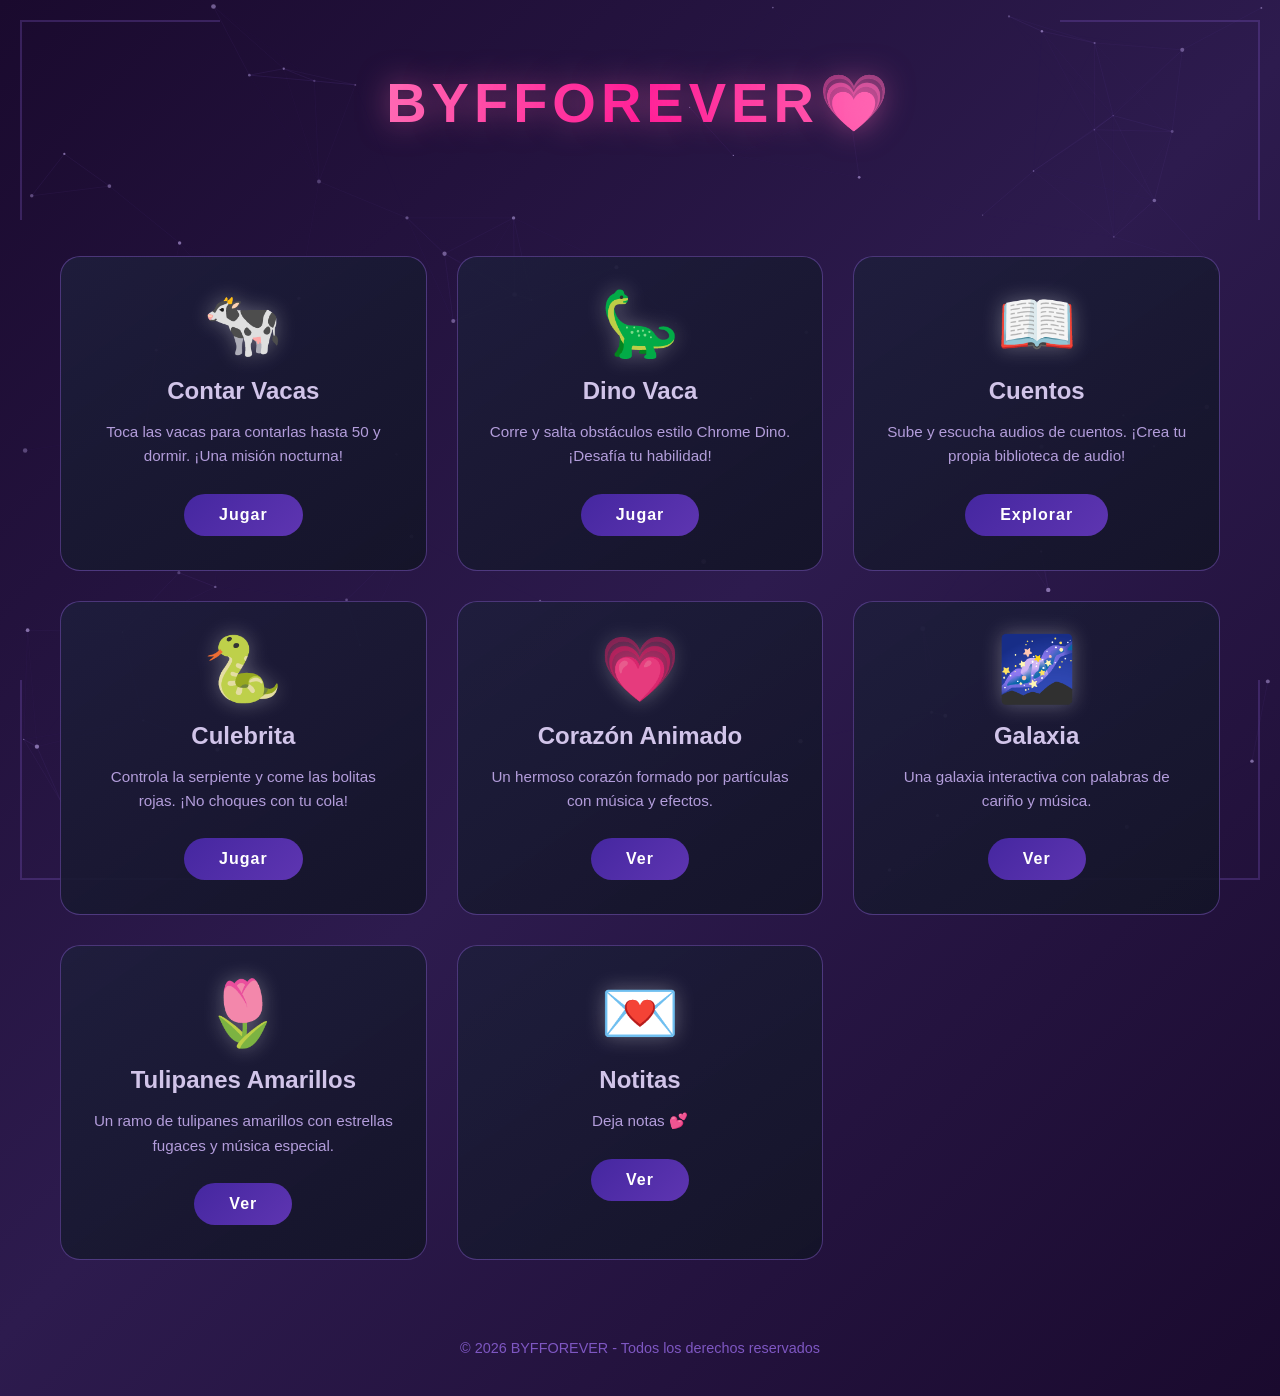
<file: index.html>
<!DOCTYPE html>
<html lang="es">
<head>
    <meta charset="UTF-8">
    <meta name="viewport" content="width=device-width, initial-scale=1.0">
    
    <!-- Google Analytics -->
    <script async src="https://www.googletagmanager.com/gtag/js?id=G-MRZTTZBHJH"></script>
    <script>
      window.dataLayer = window.dataLayer || [];
      function gtag(){dataLayer.push(arguments);}
      gtag('js', new Date());
      gtag('config', 'G-MRZTTZBHJH');
    </script>
    
    <!-- Open Graph / Facebook -->
    <meta property="og:type" content="website">
    <meta property="og:url" content="https://byfforever.online/">
    <meta property="og:title" content="BYFFOREVER💗 - Juegos y más...">
    <meta property="og:description" content="Juegos, cuentos, música y momentos especiales para ti.">
    <!-- Imagen temporal de Unsplash (cambiar por tu imagen personalizada) -->
    <meta property="og:image" content="https://i.ibb.co/HTcwDqCf/Gemini-Generated-Image-w37ipyw37ipyw37i.png">
    
    <!-- Twitter -->
    <meta property="twitter:card" content="summary_large_image">
    <meta property="twitter:url" content="https://byfforever.online/">
    <meta property="twitter:title" content="BYFFOREVER💗 - Juegos y más...">
    <meta property="twitter:description" content="Juegos, cuentos, música y momentos especiales para ti.">
    <meta property="twitter:image" content="https://images.unsplash.com/photo-1516280440614-37939bbacd81?w=1200&h=630&fit=crop">
    
    <title>BYFFOREVER💗 - Juegos y más...</title>
    <style>
        * {
            margin: 0;
            padding: 0;
            box-sizing: border-box;
        }

        body {
            min-height: 100vh;
            background: linear-gradient(135deg, #1a0a2e 0%, #2d1b4e 50%, #1a0a2e 100%);
            font-family: 'Segoe UI', Tahoma, Geneva, Verdana, sans-serif;
            color: #e1bee7;
            overflow-x: hidden;
        }

        #particles-canvas {
            position: fixed;
            top: 0;
            left: 0;
            width: 100%;
            height: 100%;
            z-index: 0;
            pointer-events: none;
        }

        .content {
            position: relative;
            z-index: 1;
            padding: 20px;
            min-height: 100vh;
            display: flex;
            flex-direction: column;
            align-items: center;
        }

        .header {
            text-align: center;
            margin: 30px 0;
            padding: 20px;
        }

        .logo {
            font-size: 3.5em;
            font-weight: bold;
            background: linear-gradient(90deg, #ff69b4, #ff1493, #ff69b4);
            -webkit-background-clip: text;
            -webkit-text-fill-color: transparent;
            background-clip: text;
            text-shadow: 0 0 30px rgba(255, 105, 180, 0.5);
            letter-spacing: 5px;
            animation: glow 2s ease-in-out infinite alternate;
        }

        @keyframes glow {
            from { filter: drop-shadow(0 0 5px rgba(255, 105, 180, 0.5)); }
            to { filter: drop-shadow(0 0 20px rgba(255, 20, 147, 0.8)); }
        }

        .tagline-container {
            height: 35px;
            margin-top: 15px;
            overflow: hidden;
            position: relative;
        }

        .tagline {
            color: #d1c4e9;
            font-size: 1.2em;
            letter-spacing: 2px;
            position: absolute;
            width: 100%;
            text-align: center;
            opacity: 0;
            animation: fadeTagline 10s infinite;
        }

        .tagline:nth-child(1) { animation-delay: 0s; }
        .tagline:nth-child(2) { animation-delay: 2.5s; }
        .tagline:nth-child(3) { animation-delay: 5s; }
        .tagline:nth-child(4) { animation-delay: 7.5s; }

        @keyframes fadeTagline {
            0% { opacity: 0; transform: translateY(10px); }
            5% { opacity: 1; transform: translateY(0); }
            20% { opacity: 1; transform: translateY(0); }
            25% { opacity: 0; transform: translateY(-10px); }
            100% { opacity: 0; transform: translateY(-10px); }
        }

        .games-grid {
            display: grid;
            grid-template-columns: repeat(auto-fit, minmax(300px, 1fr));
            gap: 30px;
            padding: 20px;
            max-width: 1200px;
            width: 100%;
            margin-bottom: 40px;
        }

        .game-card {
            background: linear-gradient(145deg, rgba(30, 30, 60, 0.9), rgba(20, 20, 40, 0.95));
            border: 1px solid rgba(126, 87, 194, 0.5);
            border-radius: 20px;
            padding: 30px;
            text-align: center;
            transition: all 0.4s cubic-bezier(0.175, 0.885, 0.32, 1.275);
            cursor: pointer;
            position: relative;
            overflow: hidden;
        }

        .game-card::before {
            content: '';
            position: absolute;
            top: 0;
            left: 0;
            right: 0;
            height: 3px;
            background: linear-gradient(90deg, transparent, #7e57c2, transparent);
            opacity: 0;
            transition: opacity 0.3s;
        }

        .game-card:hover::before {
            opacity: 1;
        }

        .game-card:hover {
            transform: translateY(-10px) scale(1.02);
            box-shadow: 0 20px 40px rgba(126, 87, 194, 0.3),
                        0 0 30px rgba(126, 87, 194, 0.2);
            border-color: #7e57c2;
        }

        .game-card h2 {
            margin: 15px 0;
            color: #d1c4e9;
            font-size: 1.5em;
            font-weight: 600;
        }

        .game-card p {
            color: #b39ddb;
            margin-bottom: 25px;
            line-height: 1.6;
            font-size: 0.95em;
        }

        .play-btn {
            background: linear-gradient(135deg, #4527a0 0%, #5e35b1 100%);
            color: white;
            padding: 12px 35px;
            border: none;
            border-radius: 30px;
            cursor: pointer;
            text-decoration: none;
            display: inline-block;
            transition: all 0.3s;
            font-weight: 600;
            letter-spacing: 1px;
            position: relative;
            overflow: hidden;
        }

        .play-btn::before {
            content: '';
            position: absolute;
            top: 0;
            left: -100%;
            width: 100%;
            height: 100%;
            background: linear-gradient(90deg, transparent, rgba(255,255,255,0.2), transparent);
            transition: left 0.5s;
        }

        .play-btn:hover::before {
            left: 100%;
        }

        .play-btn:hover {
            background: linear-gradient(135deg, #5e35b1 0%, #7e57c2 100%);
            transform: scale(1.05);
            box-shadow: 0 5px 20px rgba(126, 87, 194, 0.5);
        }

        .icon {
            font-size: 4em;
            margin-bottom: 10px;
            filter: drop-shadow(0 0 10px rgba(255,255,255,0.3));
        }

        .footer {
            text-align: center;
            padding: 20px;
            color: #7e57c2;
            font-size: 0.9em;
            margin-top: auto;
        }

        /* Decoración de esquinas */
        .corner-decoration {
            position: fixed;
            width: 200px;
            height: 200px;
            border: 2px solid rgba(126, 87, 194, 0.3);
            pointer-events: none;
            z-index: 0;
        }

        .corner-tl { top: 20px; left: 20px; border-right: none; border-bottom: none; }
        .corner-tr { top: 20px; right: 20px; border-left: none; border-bottom: none; }
        .corner-bl { bottom: 20px; left: 20px; border-right: none; border-top: none; }
        .corner-br { bottom: 20px; right: 20px; border-left: none; border-top: none; }

        @media (max-width: 768px) {
            .logo {
                font-size: 2.5em;
            }
            
            .games-grid {
                grid-template-columns: 1fr;
                padding: 10px;
            }
            
            .game-card {
                padding: 20px;
            }
        }
    </style>
</head>
<body>
    <canvas id="particles-canvas"></canvas>
    
    <div class="corner-decoration corner-tl"></div>
    <div class="corner-decoration corner-tr"></div>
    <div class="corner-decoration corner-bl"></div>
    <div class="corner-decoration corner-br"></div>
    
    <div class="content">
        <header class="header">
            <h1 class="logo">BYFFOREVER💗</h1>
            <div class="tagline-container">
                <p class="tagline">🎮 Juegos y más... 🎮</p>
                <p class="tagline">😥 Regresa conmigo 😥</p>
                <p class="tagline">☹ ala si di que si ☹</p>
                <p class="tagline">💖 Te amo... 💖</p>
            </div>
        </header>
        
        <div class="games-grid">
            <div class="game-card">
                <div class="icon">🐄</div>
                <h2>Contar Vacas</h2>
                <p>Toca las vacas para contarlas hasta 50 y dormir. ¡Una misión nocturna!</p>
                <a href="contarvacas/" class="play-btn">Jugar</a>
            </div>
            
            <div class="game-card">
                <div class="icon">🦕</div>
                <h2>Dino Vaca</h2>
                <p>Corre y salta obstáculos estilo Chrome Dino. ¡Desafía tu habilidad!</p>
                <a href="dinovaca/" class="play-btn">Jugar</a>
            </div>
            
            <div class="game-card">
                <div class="icon">📖</div>
                <h2>Cuentos</h2>
                <p>Sube y escucha audios de cuentos. ¡Crea tu propia biblioteca de audio!</p>
                <a href="cuentos/" class="play-btn">Explorar</a>
            </div>
            
            <div class="game-card">
                <div class="icon">🐍</div>
                <h2>Culebrita</h2>
                <p>Controla la serpiente y come las bolitas rojas. ¡No choques con tu cola!</p>
                <a href="culebrita/" class="play-btn">Jugar</a>
            </div>
            
            <div class="game-card">
                <div class="icon">💗</div>
                <h2>Corazón Animado</h2>
                <p>Un hermoso corazón formado por partículas con música y efectos.</p>
                <a href="corazones/" class="play-btn">Ver</a>
            </div>
            
            <div class="game-card">
                <div class="icon">🌌</div>
                <h2>Galaxia</h2>
                <p>Una galaxia interactiva con palabras de cariño y música.</p>
                <a href="galaxia/" class="play-btn">Ver</a>
            </div>
            
            <div class="game-card">
                <div class="icon">🌷</div>
                <h2>Tulipanes Amarillos</h2>
                <p>Un ramo de tulipanes amarillos con estrellas fugaces y música especial.</p>
                <a href="tulipanes/" class="play-btn">Ver</a>
            </div>
            
            <div class="game-card">
                <div class="icon">💌</div>
                <h2>Notitas</h2>
                <p>Deja notas 💕</p>
                <a href="notas/" class="play-btn">Ver</a>
            </div>
        </div>
        
        <footer class="footer">
            <p>© 2026 BYFFOREVER - Todos los derechos reservados</p>
        </footer>
    </div>

    <script>
        // Sistema de partículas con conexiones
        const canvas = document.getElementById('particles-canvas');
        const ctx = canvas.getContext('2d');
        
        let particles = [];
        
        function resizeCanvas() {
            canvas.width = window.innerWidth;
            canvas.height = window.innerHeight;
        }
        
        function initParticles() {
            particles = [];
            const particleCount = Math.min(80, Math.floor(window.innerWidth / 15));
            
            for (let i = 0; i < particleCount; i++) {
                particles.push({
                    x: Math.random() * canvas.width,
                    y: Math.random() * canvas.height,
                    vx: (Math.random() - 0.5) * 0.4,
                    vy: (Math.random() - 0.5) * 0.4,
                    size: Math.random() * 2 + 0.5,
                    opacity: 0.3 + Math.random() * 0.4
                });
            }
        }
        
        function updateParticles() {
            particles.forEach(p => {
                p.x += p.vx;
                p.y += p.vy;
                
                if (p.x < 0 || p.x > canvas.width) p.vx *= -1;
                if (p.y < 0 || p.y > canvas.height) p.vy *= -1;
            });
        }
        
        function drawParticles() {
            ctx.clearRect(0, 0, canvas.width, canvas.height);
            
            // Dibujar partículas
            particles.forEach(p => {
                ctx.beginPath();
                ctx.arc(p.x, p.y, p.size, 0, Math.PI * 2);
                ctx.fillStyle = `rgba(179, 157, 219, ${p.opacity})`;
                ctx.fill();
            });
            
            // Dibujar conexiones
            particles.forEach((p1, i) => {
                particles.slice(i + 1).forEach(p2 => {
                    const dx = p1.x - p2.x;
                    const dy = p1.y - p2.y;
                    const distance = Math.sqrt(dx * dx + dy * dy);
                    const maxDistance = 150;
                    
                    if (distance < maxDistance) {
                        const opacity = (1 - distance / maxDistance) * 0.15;
                        ctx.beginPath();
                        ctx.moveTo(p1.x, p1.y);
                        ctx.lineTo(p2.x, p2.y);
                        ctx.strokeStyle = `rgba(126, 87, 194, ${opacity})`;
                        ctx.lineWidth = 1;
                        ctx.stroke();
                    }
                });
            });
        }
        
        function animate() {
            updateParticles();
            drawParticles();
            requestAnimationFrame(animate);
        }
        
        // Inicialización
        window.addEventListener('resize', () => {
            resizeCanvas();
            initParticles();
        });
        
        resizeCanvas();
        initParticles();
        animate();
    </script>
</body>
</html>
</file>
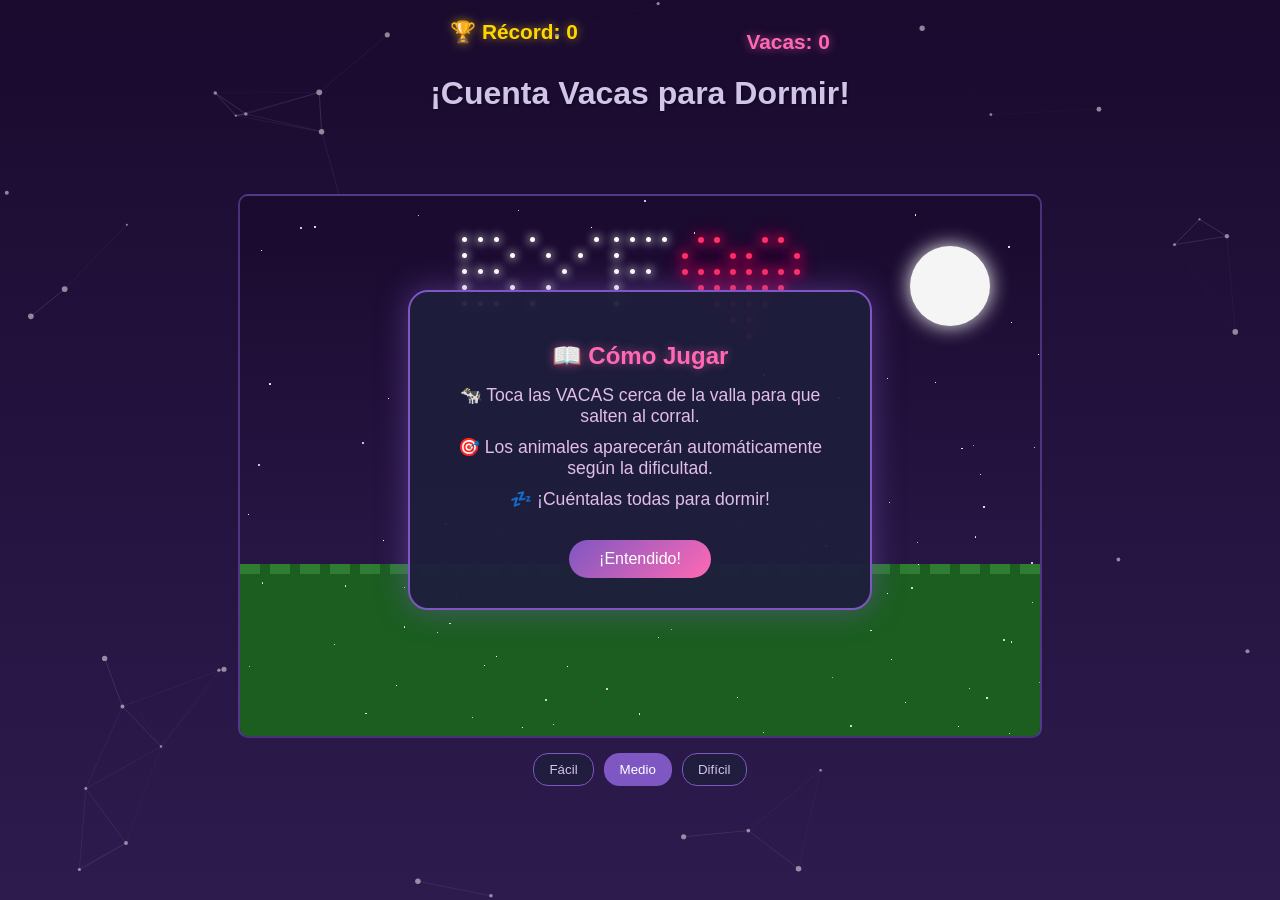
<file: contarvacas/index.html>
<!DOCTYPE html>
<html lang="es">
<head>
    <meta charset="UTF-8">
    <meta name="viewport" content="width=device-width, initial-scale=1.0">
    <title>Juego de Contar Vacas Nocturno</title>
    
    <!-- Google Analytics -->
    <script async src="https://www.googletagmanager.com/gtag/js?id=G-MRZTTZBHJH"></script>
    <script>
      window.dataLayer = window.dataLayer || [];
      function gtag(){dataLayer.push(arguments);}
      gtag('js', new Date());
      gtag('config', 'G-MRZTTZBHJH');
    </script>
    
    <style>
        body {
            margin: 0;
            padding: 0;
            display: flex;
            flex-direction: column;
            align-items: center;
            min-height: 100vh;
            background: linear-gradient(to bottom, #1a0a2e, #2d1b4e);
            font-family: 'Arial', sans-serif;
            overflow-y: auto;
            touch-action: manipulation;
            color: #e1bee7;
        }
        
        .header {
            text-align: center;
            margin: 20px 0;
            color: #d1c4e9;
            text-shadow: 1px 1px 3px rgba(0, 0, 0, 0.5);
        }
        
        .stats-row {
            display: flex;
            justify-content: space-between;
            max-width: 800px;
            margin: 0 auto;
            padding: 0 20px;
        }
        
        .record {
            font-size: 1.3em;
            color: #ffd700;
            text-shadow: 0 0 10px rgba(255, 215, 0, 0.6);
            font-weight: bold;
        }
        
        .counter {
            font-size: 1.3em;
            color: #ff69b4;
            text-shadow: 0 0 10px rgba(255, 105, 180, 0.6);
            font-weight: bold;
        }
        
        .record {
            font-size: 1.3em;
            color: #ffd700;
            text-shadow: 0 0 10px rgba(255, 215, 0, 0.6);
            margin-bottom: 10px;
            font-weight: bold;
        }
        
        .game-container {
            position: relative;
            width: 100%;
            max-width: 800px;
            height: 60vh;
            overflow: hidden;
            background: linear-gradient(to bottom, #1a0a2e, #2d1b4e);
            cursor: pointer;
            border: 2px solid rgba(126, 87, 194, 0.5);
            border-radius: 10px;
            margin: 0 auto;
        }
        
        .pasture {
            position: absolute;
            bottom: 0;
            width: 100%;
            height: 30%;
            background: #1b5e20;
            border-top: 10px dashed #2e7d32;
        }
        
        .fence {
            position: absolute;
            bottom: 30%;
            left: 0;
            width: 100%;
            height: 60px;
            background-image: url('https://i.ibb.co/m5c4ybP2/cerca.png');
            background-size: contain;
            background-repeat: repeat-x;
            z-index: 5;
        }
        
        .barn {
            position: absolute;
            bottom: 30%;
            right: 20px;
            width: 150px;
            height: 120px;
            background-image: url('https://i.ibb.co/kgGHz9sG/corral.png');
            background-size: contain;
            background-repeat: no-repeat;
            background-position: center;
            z-index: 6;
        }
        
        .counter {
            font-size: 1.3em;
            color: #ff69b4;
            text-shadow: 0 0 10px rgba(255, 105, 180, 0.6);
            margin-top: 10px;
            font-weight: bold;
        }
        
        .message-popup {
            position: absolute;
            top: 50%;
            left: 50%;
            transform: translate(-50%, -50%);
            background: linear-gradient(135deg, #ff69b4 0%, #7e57c2 100%);
            padding: 20px 40px;
            border-radius: 25px;
            font-size: 1.5em;
            color: white;
            box-shadow: 0 10px 30px rgba(0, 0, 0, 0.5);
            z-index: 100;
            opacity: 0;
            pointer-events: none;
            transition: opacity 0.3s ease;
            text-align: center;
            max-width: 80%;
        }
        
        .message-popup.show {
            opacity: 1;
            animation: popIn 0.5s ease;
        }
        
        @keyframes popIn {
            0% { transform: translate(-50%, -50%) scale(0.5); opacity: 0; }
            50% { transform: translate(-50%, -50%) scale(1.1); }
            100% { transform: translate(-50%, -50%) scale(1); opacity: 1; }
        }
        
        .instructions {
            position: fixed;
            top: 50%;
            left: 50%;
            transform: translate(-50%, -50%);
            text-align: center;
            color: #e1bee7;
            background: rgba(30, 30, 60, 0.95);
            border-radius: 20px;
            padding: 30px;
            border: 2px solid #7e57c2;
            max-width: 90%;
            width: 400px;
            z-index: 1000;
            box-shadow: 0 0 30px rgba(126, 87, 194, 0.5);
            display: none;
        }
        
        .instructions.show {
            display: block;
        }
        
        .instructions h2 {
            color: #ff69b4;
            margin-bottom: 15px;
            text-shadow: 0 0 10px rgba(255, 105, 180, 0.5);
        }
        
        .instructions p {
            margin: 10px 0;
            font-size: 1.1em;
        }
        
        .instructions .close-btn {
            margin-top: 20px;
            padding: 10px 30px;
            background: linear-gradient(135deg, #7e57c2, #ff69b4);
            border: none;
            border-radius: 25px;
            color: white;
            font-size: 1em;
            cursor: pointer;
            transition: transform 0.2s;
        }
        
        .instructions .close-btn:hover {
            transform: scale(1.05);
        }
        
        .level-selector {
            display: flex;
            justify-content: center;
            gap: 10px;
            margin-top: 15px;
            margin-bottom: 20px;
        }
        
        .level-btn {
            padding: 8px 15px;
            background: rgba(30, 30, 60, 0.8);
            color: #d1c4e9;
            border: 1px solid #7e57c2;
            border-radius: 15px;
            cursor: pointer;
            transition: all 0.3s;
        }
        
        .level-btn:hover {
            background: #7e57c2;
        }
        
        .level-btn.active {
            background: #7e57c2;
            color: white;
        }
        
        /* Mensajes superiores exactamente encima del game-container */
        .top-messages {
            position: relative;
            width: 100%;
            max-width: 800px;
            text-align: center;
            z-index: 50;
            pointer-events: none;
            overflow: hidden;
            height: 40px;
            margin: 0 auto;
        }
        
        .top-message {
            position: absolute;
            left: 100%;
            top: 10px;
            white-space: nowrap;
            font-size: 1.1em;
            color: #fff;
            animation: slideLeft 45s linear forwards;
            text-shadow: 0 0 10px rgba(255, 255, 255, 0.8), 0 0 20px rgba(126, 87, 194, 0.8);
            font-weight: bold;
            padding: 5px 20px;
        }
        
        @keyframes slideLeft {
            0% { left: 100%; }
            100% { left: -100%; }
        }
        
        @keyframes heart-pulse {
    0%, 100% { 
        opacity: 0.7; 
        transform: scale(0.95); 
    }
    50% { 
        opacity: 1; 
        transform: scale(1.1); 
    }
}
        @keyframes jumpToBarn {
            0% {
                transform: translate(0, 0) scale(1);
            }
            50% {
                transform: translate(var(--tx), var(--ty)) scale(1.2);
            }
            100% {
                transform: translate(var(--tx-final), var(--ty-final)) scale(0.8);
                opacity: 0.7;
            }
        }
        
        @keyframes jumpOverFence {
            0% {
                transform: translateY(0);
            }
            50% {
                transform: translateY(-100px);
            }
            100% {
                transform: translateY(0);
            }
        }
        
        .message {
            position: fixed;
            top: 50%;
            left: 50%;
            transform: translate(-50%, -50%);
            background: linear-gradient(145deg, rgba(67, 55, 111, 0.98), rgba(40, 30, 80, 0.98));
            color: white;
            padding: 40px 50px;
            border-radius: 30px;
            font-size: 2.2em;
            text-align: center;
            box-shadow: 
                0 0 50px rgba(126, 87, 194, 0.6),
                0 20px 60px rgba(0, 0, 0, 0.5);
            z-index: 100;
            display: none;
            border: 3px solid rgba(255, 105, 180, 0.5);
            animation: popInMessage 0.5s cubic-bezier(0.175, 0.885, 0.32, 1.275);
            backdrop-filter: blur(10px);
            min-width: 300px;
        }
        
        .wrong-message {
            background: linear-gradient(145deg, rgba(111, 55, 55, 0.98), rgba(80, 30, 30, 0.98));
            box-shadow: 
                0 0 50px rgba(197, 126, 126, 0.6),
                0 20px 60px rgba(0, 0, 0, 0.5);
            border: 3px solid rgba(221, 179, 179, 0.5);
        }
        
        .message-icon {
            font-size: 3em;
            margin-bottom: 15px;
            animation: bounce 1s infinite;
        }
        
        @keyframes popInMessage {
            0% { transform: translate(-50%, -50%) scale(0.5); opacity: 0; }
            70% { transform: translate(-50%, -50%) scale(1.1); }
            100% { transform: translate(-50%, -50%) scale(1); opacity: 1; }
        }
        
        @keyframes bounce {
            0%, 100% { transform: translateY(0); }
            50% { transform: translateY(-10px); }
        }
        
        .btn {
            margin-top: 20px;
            padding: 15px 35px;
            background: linear-gradient(135deg, #ff69b4 0%, #7e57c2 100%);
            color: white;
            border: none;
            border-radius: 25px;
            cursor: pointer;
            font-size: 0.9em;
            font-weight: bold;
            letter-spacing: 1px;
            box-shadow: 0 5px 20px rgba(255, 105, 180, 0.4);
            transition: all 0.3s ease;
        }
        
        .btn:hover {
            transform: translateY(-3px) scale(1.05);
            box-shadow: 0 10px 30px rgba(255, 105, 180, 0.6);
        }
        
        .btn:active {
            transform: translateY(-1px) scale(1.02);
        }
        
        .wrong-message .btn {
            background: linear-gradient(135deg, #ff6b6b 0%, #c0392b 100%);
            box-shadow: 0 5px 20px rgba(255, 107, 107, 0.4);
        }
        
        .wrong-message .btn:hover {
            box-shadow: 0 10px 30px rgba(255, 107, 107, 0.6);
        }
            transition: all 0.3s;
            border: 1px solid #7e57c2;
        }
        
        .btn:hover {
            background: #7e57c2;
            transform: scale(1.1);
            box-shadow: 0 0 10px #b39ddb;
        }
        
        .stars {
            position: absolute;
            top: 0;
            left: 0;
            width: 100%;
            height: 100%;
            z-index: 1;
            overflow: hidden;
        }
        
        .star {
            position: absolute;
            background-color: white;
            border-radius: 50%;
            animation: twinkle var(--duration) infinite ease-in-out;
        }
        
        @keyframes twinkle {
            0%, 100% { opacity: var(--min-opacity, 0.1); }
            50% { opacity: var(--max-opacity, 1); }
        }
        
        .name-stars {
            position: absolute;
            top: 15%;
            left: 50%;
            transform: translateX(-50%);
            z-index: 1;
        }
        
        .moon {
            position: absolute;
            top: 20px;
            right: 20px;
            width: 50px;
            height: 50px;
            background: #f5f5f5;
            border-radius: 50%;
            box-shadow: 0 0 20px #f5f5f5;
            z-index: 2;
        }
        
        /* Tamaño normal para pantallas medianas y grandes */
        @media (min-width: 600px) {
            .moon {
                top: 30px;
                right: 30px;
                width: 60px;
                height: 60px;
            }
        }
        
        @media (min-width: 800px) {
            .moon {
                top: 50px;
                right: 50px;
                width: 80px;
                height: 80px;
            }
        }
        
        .sound-control {
            position: absolute;
            top: 10px;
            left: 10px;
            z-index: 100;
            background: rgba(30, 30, 60, 0.8);
            padding: 5px 10px;
            border-radius: 20px;
            color: white;
            border: 1px solid #7e57c2;
            cursor: pointer;
        }
        
        .particles {
            position: absolute;
            top: 0;
            left: 0;
            width: 100%;
            height: 100%;
            z-index: 0;
            pointer-events: none;
        }
        
        #particleCanvas {
            position: fixed;
            top: 0;
            left: 0;
            width: 100%;
            height: 100%;
            z-index: -1;
            pointer-events: none;
        }
        
        .animal {
            position: absolute;
            width: 80px;
            height: 80px;
            cursor: pointer;
            user-select: none;
            z-index: 10;
            background-size: contain;
            background-repeat: no-repeat;
            background-position: center;
            transition: transform 0.2s;
            filter: drop-shadow(0 0 5px rgba(255, 255, 255, 0.3));
        }
        
        .animal:hover {
            transform: scale(1.1);
            filter: drop-shadow(0 0 10px rgba(255, 255, 255, 0.5));
        }
        
        .animal.moving-left {
            transform: scaleX(-1);
        }
    </style>
</head>
<body>
    <canvas id="particleCanvas"></canvas>
    <div class="header">
        <div class="stats-row">
            <div class="record" id="record">🏆 Récord: 0</div>
            <div class="counter" id="counter">Vacas: 0</div>
        </div>
        <h1>¡Cuenta Vacas para Dormir!</h1>
        <div class="message-popup" id="messagePopup"></div>
    </div>
    
    <!-- Mensajes superiores exactamente encima del game-container -->
    <div class="top-messages" id="topMessages"></div>
    
    <div class="game-container" id="gameContainer">
        <div class="stars" id="stars"></div>
        <div class="moon"></div>
        <div class="pasture"></div>
        <div class="fence"></div>
        <div class="barn"></div>
        <div class="sound-control" id="soundControl">🔊 Sonido ON</div>
    </div>
    
    <div class="instructions" id="instructions">
        <h2>📖 Cómo Jugar</h2>
        <p>🐄 Toca las VACAS cerca de la valla para que salten al corral.</p>
        <p>🎯 Los animales aparecerán automáticamente según la dificultad.</p>
        <p>💤 ¡Cuéntalas todas para dormir!</p>
        <button class="close-btn" onclick="closeInstructions()">¡Entendido!</button>
    </div>
    
    <div class="level-selector">
        <button class="level-btn" data-level="easy">Fácil</button>
        <button class="level-btn active" data-level="medium">Medio</button>
        <button class="level-btn" data-level="hard">Difícil</button>
    </div>
    
    <div class="message wrong-message" id="wrongAnimalMessage">
        <div class="message-icon">😢</div>
        <div>¡Animal equivocado!</div>
        <div style="font-size: 0.6em; margin-top: 15px; opacity: 0.8;">Solo cuenta las VACAS</div>
        <button class="btn" id="continueBtn">➡️ Continuar</button>
        <button class="btn" id="restartBtn" style="background: linear-gradient(135deg, #ff69b4 0%, #7e57c2 100%); margin-left: 10px;">🔄 Reiniciar</button>
    </div>

    <audio id="cowSound" preload="auto">

    <script>
        // URLs de imágenes
        const cowImageUrl = 'https://i.ibb.co/QFgJ3D0Q/pngegg.png';
        const giraffeImageUrl = 'https://i.ibb.co/gLNKDnJC/jirafa.png';
        const sheepImageUrl = 'https://i.ibb.co/chLkMf3Q/oveja.png';
        const pigImageUrl = 'https://i.ibb.co/20NKCDLp/cerdo.png';
        const horseImageUrl = 'https://i.ibb.co/HfCJ1Zqq/139-1391598-inuyasha-png.png';
        const chickenImageUrl = 'https://i.ibb.co/fVvvW19Z/pollo.png';
        
        const gameContainer = document.getElementById('gameContainer');
        const counter = document.getElementById('counter');
        const wrongAnimalMessage = document.getElementById('wrongAnimalMessage');
        const continueBtn = document.getElementById('continueBtn');
        const starsContainer = document.getElementById('stars');
        const soundControl = document.getElementById('soundControl');
        const ambientSound = document.getElementById('ambientSound');
        const cowSound = document.getElementById('cowSound');
        const wrongSound = document.getElementById('wrongSound');
        const messagePopup = document.getElementById('messagePopup');
        const topMessages = document.getElementById('topMessages');
        const recordDisplay = document.getElementById('record');
        
        let cowsInBarn = 0;
        let record = 0;
        let gameActive = true;
        
        // Mensajes superiores que aparecerán cada 20 y 30 segundos (10 mensajes en total)
        const topMessagesList = [
            "🌙 ¡Buenas noches, amorcito? 💜",
            "A las 20 vacas me desbloqueas shi?🥺",
            "💤 Te extraño muchote...",
            "🌙 Cada vaca sera los vasos de agua que tomes..",
            "💤 Ya es hora de mimir",
            "🌙 La luna te está mirando...",
            "💤 Tus ojos brillan más que las estrellas...",
            "🌙 ¿ya te dormiste?😴",
            "💤 Te amo más que a las vacas...",
            "🌙 Sueña conmigo Jsjs.",
            "💤 Te amo con todo mi corazón... 💜"
        ];
        
        let topMessageIndex = 0;
        
        // Función para mostrar mensaje superior
        function showTopMessage() {
            if (!gameActive) return;
            
            const message = document.createElement('div');
            message.className = 'top-message';
            message.textContent = topMessagesList[topMessageIndex];
            topMessages.appendChild(message);
            
            // Eliminar mensaje después de la animación (30 segundos)
            setTimeout(() => {
                if (message.parentNode) {
                    message.remove();
                }
            }, 30000);
            
            // Siguiente mensaje
            topMessageIndex = (topMessageIndex + 1) % topMessagesList.length;
        }
        
        // Iniciar mensajes superiores
        // Secuencia de tiempos: 1 minuto, 2 minutos交替
        const messageTimes = [60000, 120000, 60000, 120000, 60000, 120000, 60000, 120000, 60000, 120000];
        let messageTimer = 0;
        
        function scheduleNextMessage() {
            if (!gameActive) return;
            
            if (topMessageIndex < topMessagesList.length) {
                setTimeout(() => {
                    showTopMessage();
                    scheduleNextMessage();
                }, messageTimes[topMessageIndex]);
            }
        }
        
        // Configuración de niveles
        const levels = {
            easy: { animalSpeed: 7000, spawnRate: 2500 },
            medium: { animalSpeed: 5000, spawnRate: 1800 },
            hard: { animalSpeed: 3500, spawnRate: 1200 }
        };
        let currentLevel = 'medium'; // Nivel por defecto
        
        // Web Audio API para generar sonido de vaca
        let audioCtx = null;
        
        // Timer para generación automática de animales
        let spawnInterval = null;
        
        // Función para mostrar mensaje popup
        function showMessage(message) {
            messagePopup.textContent = message;
            messagePopup.classList.add('show');
            
            // Sonido de mensaje
            playMessageSound();
            
            setTimeout(() => {
                messagePopup.classList.remove('show');
            }, 2000);
        }
        
        // Sonido para mensajes
        function playMessageSound() {
            if (!audioCtx) {
                audioCtx = new (window.AudioContext || window.webkitAudioContext)();
            }
            
            const osc = audioCtx.createOscillator();
            const gain = audioCtx.createGain();
            
            osc.type = 'sine';
            osc.frequency.setValueAtTime(600, audioCtx.currentTime);
            osc.frequency.setValueAtTime(800, audioCtx.currentTime + 0.1);
            osc.frequency.setValueAtTime(1000, audioCtx.currentTime + 0.2);
            
            gain.gain.setValueAtTime(0.1, audioCtx.currentTime);
            gain.gain.linearRampToValueAtTime(0, audioCtx.currentTime + 0.3);
            
            osc.connect(gain);
            gain.connect(audioCtx.destination);
            
            osc.start();
            osc.stop(audioCtx.currentTime + 0.3);
        }
        
        function playCowSound() {
            if (!audioCtx) {
                audioCtx = new (window.AudioContext || window.webkitAudioContext)();
            }
            
            const osc = audioCtx.createOscillator();
            const gain = audioCtx.createGain();
            
            osc.type = 'triangle';
            osc.frequency.setValueAtTime(400, audioCtx.currentTime);
            osc.frequency.linearRampToValueAtTime(350, audioCtx.currentTime + 0.1);
            osc.frequency.linearRampToValueAtTime(300, audioCtx.currentTime + 0.2);
            
            gain.gain.setValueAtTime(0.08, audioCtx.currentTime);
            gain.gain.linearRampToValueAtTime(0.05, audioCtx.currentTime + 0.2);
            gain.gain.exponentialRampToValueAtTime(0.01, audioCtx.currentTime + 0.3);
            
            osc.connect(gain);
            gain.connect(audioCtx.destination);
            
            osc.start();
            osc.stop(audioCtx.currentTime + 0.3);
        }
        
        function playWrongSound() {
            if (!audioCtx) {
                audioCtx = new (window.AudioContext || window.webkitAudioContext)();
            }
            
            const notes = [523.25, 493.88, 440, 392];
            
            notes.forEach((freq, i) => {
                const osc = audioCtx.createOscillator();
                const gain = audioCtx.createGain();
                
                osc.type = 'sine';
                osc.frequency.setValueAtTime(freq, audioCtx.currentTime + i * 0.12);
                
                gain.gain.setValueAtTime(0, audioCtx.currentTime + i * 0.12);
                gain.gain.linearRampToValueAtTime(0.12, audioCtx.currentTime + i * 0.12 + 0.03);
                gain.gain.exponentialRampToValueAtTime(0.01, audioCtx.currentTime + i * 0.12 + 0.5);
                
                osc.connect(gain);
                gain.connect(audioCtx.destination);
                
                osc.start(audioCtx.currentTime + i * 0.12);
                osc.stop(audioCtx.currentTime + i * 0.12 + 0.6);
            });
        }
        
        function playVictorySound() {
            if (!audioCtx) {
                audioCtx = new (window.AudioContext || window.webkitAudioContext)();
            }
            
            // Melodía de victoria: notas ascendentes
            const notes = [523.25, 659.25, 783.99, 1046.50]; // C5, E5, G5, C6
            
            notes.forEach((freq, i) => {
                const osc = audioCtx.createOscillator();
                const gain = audioCtx.createGain();
                
                osc.type = 'sine';
                osc.frequency.setValueAtTime(freq, audioCtx.currentTime + i * 0.15);
                
                gain.gain.setValueAtTime(0, audioCtx.currentTime + i * 0.15);
                gain.gain.linearRampToValueAtTime(0.15, audioCtx.currentTime + i * 0.15 + 0.05);
                gain.gain.exponentialRampToValueAtTime(0.01, audioCtx.currentTime + i * 0.15 + 0.3);
                
                osc.connect(gain);
                gain.connect(audioCtx.destination);
                
                osc.start(audioCtx.currentTime + i * 0.15);
                osc.stop(audioCtx.currentTime + i * 0.15 + 0.35);
            });
        }
        
        // Control de sonido (oculto)
        soundControl.style.display = 'none';
        
    // Configuración de símbolos
const SYMBOLS = {
    F: [
        [0,0], [0,1], [0,2], [0,3], [0,4],
        [1,0], [1,2],
        [2,0], [2,2],
        [3,0]
    ],
    B: [
        [0,0], [0,1], [0,2], [0,3], [0,4],
        [1,0], [1,2], [1,4],
        [2,0], [2,2], [2,4],
        [3,1], [3,3]
    ],
    y: [
        [0,0], [0,4],
        [1,1], [1,3],
        [2,2],
        [3,1],
        [4,0]
    ],
    heart: [ // Usamos "heart" en lugar de "♥"
        [1,0], [2,0], [5,0], [6,0],
        [0,1], [3,1], [4,1], [7,1],
        [0,2], [1,2], [2,2], [3,2], [4,2], [5,2], [6,2], [7,2],
        [1,3], [2,3], [3,3], [4,3], [5,3], [6,3],
        [2,4], [3,4], [4,4], [5,4],
        [3,5], [4,5],
        [4,6]
    ]
};

// Constantes de estilo y espaciado
const CONFIG = {
    starSize: 5,
    heartStarSize: 6,
    starSpacing: 16,
    letterSpacing: 20, // Aumentado ligeramente para más espacio entre letras
    heartSpacing: 25,
    verticalOffset: -40, // Ajustado para centrar mejor las letras
    sequence: ['B', ' ', 'y', ' ', 'F', ' ', 'heart'] // Secuencia: B y F Corazón
};

// Crea una estrella en una posición específica
function createStar(x, y, size, isHeart = false) {
    const star = document.createElement('div');
    star.className = 'star';
    star.style.width = `${size}px`;
    star.style.height = `${size}px`;
    star.style.left = `${x}px`;
    star.style.top = `${y}px`;

    if (isHeart) {
        star.style.backgroundColor = '#ff3366';
        star.style.borderRadius = '50%';
        star.style.boxShadow = `
            0 0 10px #ff0066,
            0 0 15px #ff0066,
            0 0 20px #ff0066
        `;
        star.style.animation = `heart-pulse ${2 + Math.random() * 3}s infinite ease-in-out`;
    } else {
        star.style.boxShadow = '0 0 8px #fff, 0 0 12px #fff';
        star.style.setProperty('--min-opacity', '0.4');
        star.style.setProperty('--max-opacity', '1');
        star.style.setProperty('--duration', `${2 + Math.random() * 3}s`);
    }

    return star;
}

// Calcula el ancho total para centrar la secuencia
function calculateTotalWidth() {
    let width = 0;
    for (const symbol of CONFIG.sequence) {
        if (symbol === ' ') {
            width += CONFIG.letterSpacing;
            continue;
        }
        if (!SYMBOLS[symbol]) continue;
        const symbolWidth = Math.max(...SYMBOLS[symbol].map(p => p[0])) * CONFIG.starSpacing;
        width += symbolWidth;
        if (symbol === 'heart') width += CONFIG.heartSpacing;
    }
    return width;
}

// Función principal
function createNameStars() {
    const nameContainer = document.createElement('div');
    nameContainer.className = 'name-stars';
    const totalWidth = calculateTotalWidth();
    let currentX = -totalWidth / 2;

    for (const symbol of CONFIG.sequence) {
        if (symbol === ' ') {
            currentX += CONFIG.letterSpacing;
            continue;
        }

        const positions = SYMBOLS[symbol];
        if (!positions) continue;

        const isHeart = symbol === 'heart';
        const size = isHeart ? CONFIG.heartStarSize : CONFIG.starSize;

        for (const [x, y] of positions) {
            const px = currentX + x * CONFIG.starSpacing;
            const py = y * CONFIG.starSpacing + CONFIG.verticalOffset;
            const star = createStar(px, py, size, isHeart);
            nameContainer.appendChild(star);
        }

        const symbolWidth = Math.max(...positions.map(p => p[0])) * CONFIG.starSpacing;
        currentX += symbolWidth;
        if (isHeart) currentX += CONFIG.heartSpacing;
    }

    starsContainer.appendChild(nameContainer);
}



// Añadir este CSS en tus estilos:
/*
@keyframes heart-pulse {
    0%, 100% { 
        opacity: 0.7; 
        transform: scale(0.95); 
    }
    50% { 
        opacity: 1; 
        transform: scale(1.1); 
    }
}
*/
        // Crear estrellas de fondo
        function createStars() {
            const starCount = 100;
            for (let i = 0; i < starCount; i++) {
                const star = document.createElement('div');
                star.className = 'star';
                const size = Math.random() * 2;
                star.style.width = `${size}px`;
                star.style.height = `${size}px`;
                
                // Posicionar aleatoriamente pero evitando el área del nombre (aproximadamente)
                let left, top;
                do {
                    left = Math.random() * 100;
                    top = Math.random() * 100;
                } while (top > 10 && top < 30 && left > 30 && left < 70);
                
                star.style.left = `${left}%`;
                star.style.top = `${top}%`;
                
                const minOpacity = Math.random() * 0.2;
                const maxOpacity = 0.3 + Math.random() * 0.3;
                const duration = 3 + Math.random() * 7;
                
                star.style.setProperty('--min-opacity', minOpacity);
                star.style.setProperty('--max-opacity', maxOpacity);
                star.style.setProperty('--duration', `${duration}s`);
                
                starsContainer.appendChild(star);
            }
        }
        
        // Tipos de animales
        const animals = [
            { type: 'cow', image: cowImageUrl, isTarget: true },
            { type: 'giraffe', image: giraffeImageUrl, isTarget: false },
            { type: 'sheep', image: sheepImageUrl, isTarget: false },
            { type: 'pig', image: pigImageUrl, isTarget: false },
            { type: 'horse', image: horseImageUrl, isTarget: false },
            { type: 'chicken', image: chickenImageUrl, isTarget: false }
        ];
        
        // Posición del corral
        const barn = {
            x: gameContainer.offsetWidth - 170,
            y: gameContainer.offsetHeight * 0.7 - 60
        };
        
        // Posición de la valla
        const fence = {
            left: 0,
            right: gameContainer.offsetWidth,
            y: gameContainer.offsetHeight * 0.7 - 30
        };
        
        // Variable para controlar la posición de línea
        let linePosition = 0;
        const lineSpacing = 80; // Espacio entre líneas
        
        // Crear animal
        function createAnimal() {
            if (!gameActive) return;
            
            // 50% de probabilidad de vaca, 50% de otros animales
            const isCow = Math.random() < 0.5;
            let animalData;
            
            if (isCow) {
                animalData = animals.find(a => a.type === 'cow');
            } else {
                const otherAnimals = animals.filter(a => !a.isTarget);
                animalData = otherAnimals[Math.floor(Math.random() * otherAnimals.length)];
            }
            
            const animal = document.createElement('div');
            animal.className = 'animal';
            animal.style.backgroundImage = `url('${animalData.image}')`;
            animal.dataset.type = animalData.type;
            animal.dataset.isTarget = animalData.isTarget;
            
            // Posicionar en línea ordenada (ciclo de 5 líneas)
            const lineIndex = linePosition % 5;
            const baseY = -80 - (lineIndex * lineSpacing);
            
            // Posición X aleatoria en el ancho del contenedor
            const x = 50 + Math.random() * (gameContainer.offsetWidth - 150);
            
            animal.style.left = `${x}px`;
            animal.style.top = `${baseY}px`;
            
            // Incrementar posición de línea para el siguiente animal
            linePosition++;
            
            // Velocidad de caída
            const baseSpeed = levels[currentLevel].animalSpeed;
            const scrollDuration = baseSpeed;
            animal.style.transition = `top ${scrollDuration}ms linear`;
            
            // Mover hacia abajo sin detenerse en el pasto
            setTimeout(() => {
                animal.style.top = `${gameContainer.offsetHeight + 100}px`;
            }, 100);
            
            // Eliminar animal después de salir de la pantalla
            setTimeout(() => {
                if (animal.parentNode) {
                    animal.remove();
                }
            }, scrollDuration + 500);
            
            animal.addEventListener('click', function(e) {
                e.stopPropagation();
                if (!gameActive) return;
                
                const animalX = parseInt(animal.style.left);
                const animalY = parseInt(animal.style.top);
                
                // Reproducir sonido según el tipo de animal
                if (this.dataset.isTarget === 'true') {
                    playCowSound();
                    // Mover al corral
                    moveToBarn(animal, animalX, animalY);
                } else {
                    playWrongSound();
                    wrongAnimalSelected();
                }
            });
            
            gameContainer.appendChild(animal);
            return animal;
        }
        
        // Mover vaca al corral
        function moveToBarn(animal, startX, startY) {
            if (animal.classList.contains('jumping')) return;
            
            animal.classList.add('jumping');
            animal.style.transition = 'none';
            animal.style.animation = 'none';
            
            const dx = barn.x - startX;
            const dy = barn.y - startY;
            
            animal.style.setProperty('--tx', `${dx * 0.5}px`);
            animal.style.setProperty('--ty', `${dy * 0.5 - 100}px`);
            animal.style.setProperty('--tx-final', `${dx}px`);
            animal.style.setProperty('--ty-final', `${dy}px`);
            
            animal.style.animation = 'jumpToBarn 1s forwards';
            
            setTimeout(() => {
                if (animal.dataset.isTarget === 'true') {
                    cowsInBarn++;
                    counter.textContent = `Vacas: ${cowsInBarn}`;
                    
                    // Actualizar récord
                    if (cowsInBarn > record) {
                        record = cowsInBarn;
                        recordDisplay.textContent = `🏆 Récord: ${record}`;
                    }
                    
                    // Verificar si es múltiplo de 10 (excepto 50)
                    if (cowsInBarn % 10 === 0 && cowsInBarn < 50) {
                        const messageIndex = Math.floor(cowsInBarn / 10) - 1;
                        if (messageIndex < milestoneMessages.length) {
                            showMessage(milestoneMessages[messageIndex]);
                        }
                    }
                    
                    // No hay meta de 50, solo contar indefinidamente
                }
                
                animal.remove();
                if (gameActive) createAnimal();
            }, 1000);
        }
        
        // Animal equivocado seleccionado
        function wrongAnimalSelected() {
            playWrongSound();
            
            gameActive = false;
            cowsInBarn = 0;
            counter.textContent = `Vacas: ${cowsInBarn}`;
            wrongAnimalMessage.style.display = 'block';
            
            // Eliminar todos los animales del pasto
            document.querySelectorAll('.animal').forEach(animal => animal.remove());
        }
        
        // Reiniciar juego completamente
        function restartGame() {
            cowsInBarn = 0;
            counter.textContent = `Vacas: ${cowsInBarn}`;
            wrongAnimalMessage.style.display = 'none';
            gameActive = true;
            
            // Eliminar todos los animales del pasto
            document.querySelectorAll('.animal').forEach(animal => animal.remove());
            
            // Detener generación automática anterior
            if (spawnInterval) clearInterval(spawnInterval);
            
            // Iniciar generación automática de animales
            const spawnRate = levels[currentLevel].spawnRate;
            spawnInterval = setInterval(() => {
                if (gameActive) {
                    createAnimal();
                }
            }, spawnRate);
            
            // Crear algunos animales iniciales
            for (let i = 0; i < 3; i++) {
                setTimeout(createAnimal, i * 500);
            }
        }
        
        // Continuar juego después de error
        function continueGame() {
            wrongAnimalMessage.style.display = 'none';
            gameActive = true;
            createAnimal();
        }
        
        // No se añaden animales al hacer clic en el cielo (generación automática)
        
        // Event listeners
        restartBtn.addEventListener('click', restartGame);
        continueBtn.addEventListener('click', continueGame);
        
        // Event listeners para botones de nivel
        document.querySelectorAll('.level-btn').forEach(btn => {
            btn.addEventListener('click', function() {
                // Actualizar clase activa
                document.querySelectorAll('.level-btn').forEach(b => b.classList.remove('active'));
                this.classList.add('active');
                
                // Cambiar nivel
                currentLevel = this.dataset.level;
                
                // Si el juego está activo, reiniciar con el nuevo nivel
                if (gameActive) {
                    restartGame();
                }
            });
        });
        
        // Sistema de partículas con líneas de conexión (Constelación morada)
        let particles = [];
        const canvas = document.getElementById('particleCanvas');
        const ctx = canvas.getContext('2d');
        
        function initParticles() {
            resizeCanvas();
            particles = [];
            const particleCount = 60; // Número de partículas
            
            for (let i = 0; i < particleCount; i++) {
                particles.push({
                    x: Math.random() * canvas.width,
                    y: Math.random() * canvas.height,
                    vx: (Math.random() - 0.5) * 0.5, // Velocidad X muy lenta
                    vy: (Math.random() - 0.5) * 0.5, // Velocidad Y muy lenta
                    size: Math.random() * 2 + 1,
                    color: `hsla(${260 + Math.random() * 40}, 60%, 70%, ${0.3 + Math.random() * 0.4})` // Tonos morados
                });
            }
            
            animateParticles();
        }
        
        function resizeCanvas() {
            canvas.width = window.innerWidth;
            canvas.height = window.innerHeight;
        }
        
        function animateParticles() {
            ctx.clearRect(0, 0, canvas.width, canvas.height);
            
            // Dibujar y actualizar partículas
            particles.forEach(p => {
                // Mover partícula
                p.x += p.vx;
                p.y += p.vy;
                
                // Rebotar en bordes (usando window.innerWidth/Height ya que canvas es fixed)
                if (p.x < 0 || p.x > window.innerWidth) p.vx *= -1;
                if (p.y < 0 || p.y > window.innerHeight) p.vy *= -1;
                
                // Dibujar partícula
                ctx.beginPath();
                ctx.arc(p.x, p.y, p.size, 0, Math.PI * 2);
                ctx.fillStyle = `rgba(255, 255, 255, 0.5)`; // Partículas blancas translúcidas para contraste
                ctx.fill();
            });
            
            // Dibujar líneas de conexión
            particles.forEach((p1, i) => {
                particles.slice(i + 1).forEach(p2 => {
                    const dx = p1.x - p2.x;
                    const dy = p1.y - p2.y;
                    const distance = Math.sqrt(dx * dx + dy * dy);
                    const maxDistance = 120; // Distancia máxima para conectar
                    
                    if (distance < maxDistance) {
                        const opacity = 1 - (distance / maxDistance);
                        ctx.beginPath();
                        ctx.moveTo(p1.x, p1.y);
                        ctx.lineTo(p2.x, p2.y);
                        ctx.strokeStyle = `rgba(179, 157, 219, ${opacity * 0.3})`; // Líneas moradas translúcidas
                        ctx.lineWidth = 1;
                        ctx.stroke();
                    }
                });
            });
            
            requestAnimationFrame(animateParticles);
        }
        
        // Redimensionar canvas cuando cambia el tamaño de la ventana
        window.addEventListener('resize', () => {
            resizeCanvas();
        });
        
        // Función para cerrar las instrucciones
        function closeInstructions() {
            document.getElementById('instructions').classList.remove('show');
        }
        
        // Inicializar juego
        createStars();
        createNameStars();
        initParticles();
        restartGame();
        
        // Mostrar instrucciones al inicio
        document.getElementById('instructions').classList.add('show');
        
        // Iniciar mensajes superiores después de un pequeño retraso
        setTimeout(() => {
            scheduleNextMessage();
        }, 5000);
    </script>
</body>
</html>
</file>
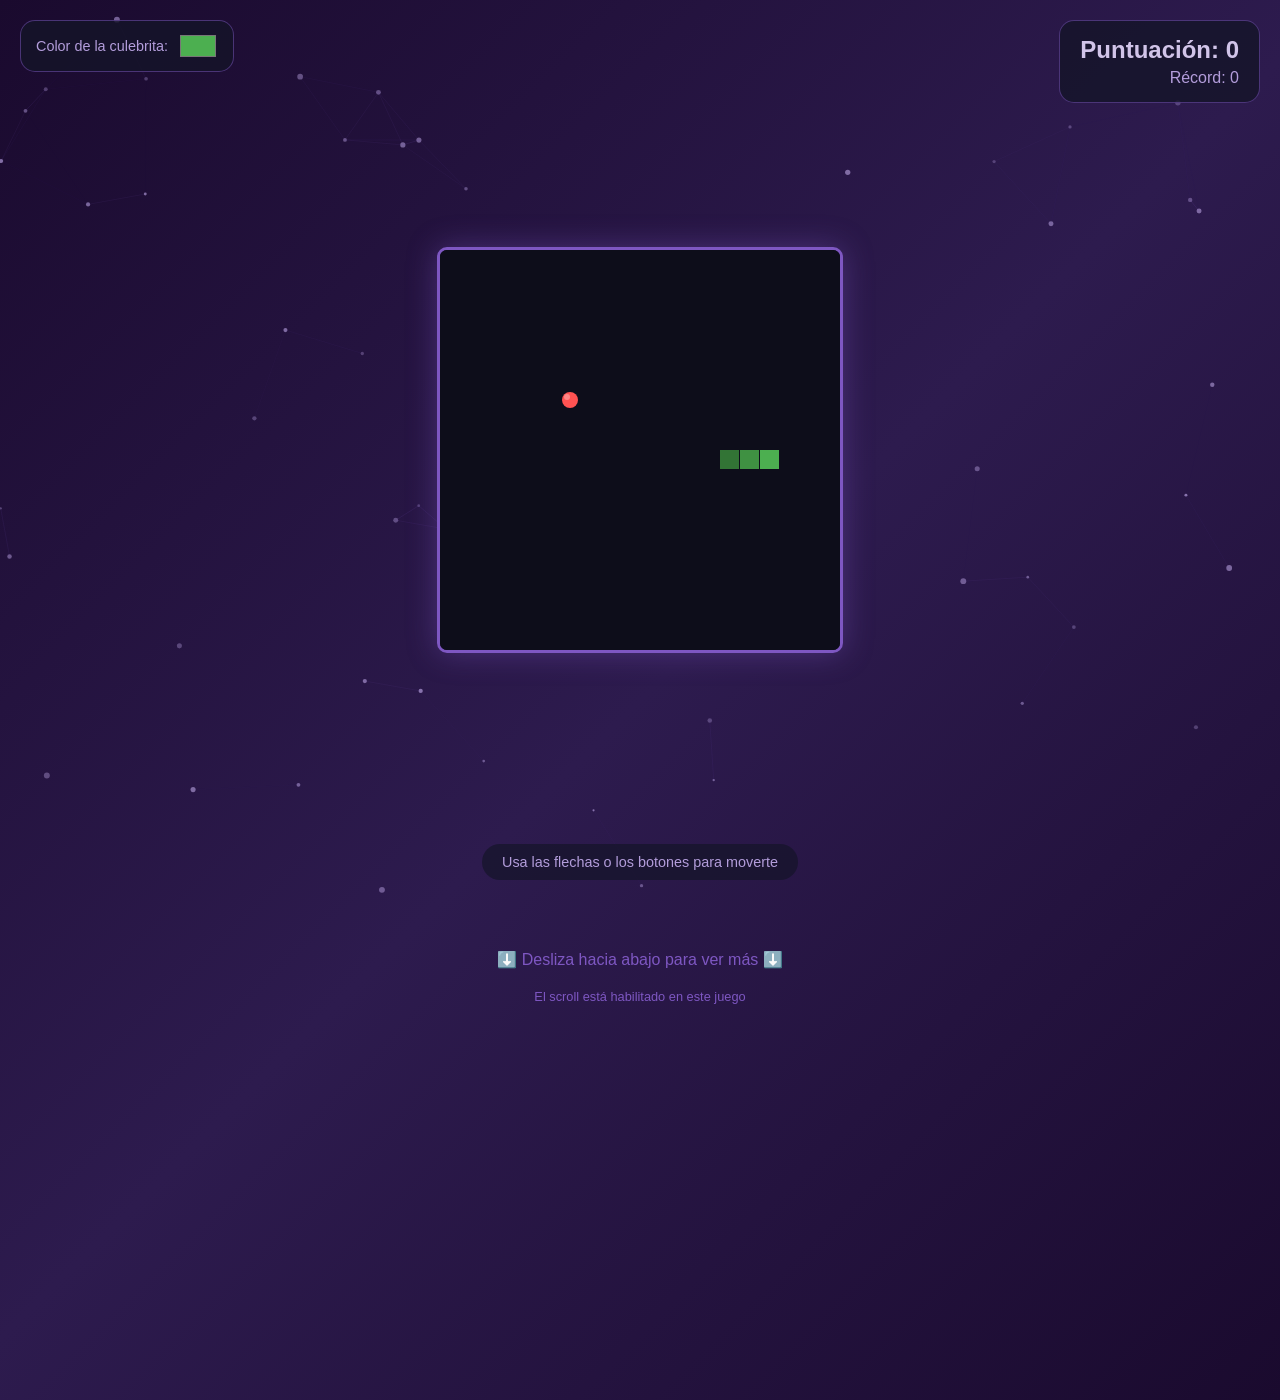
<file: culebrita/index.html>
<!DOCTYPE html>
<html lang="es">
<head>
    <meta charset="UTF-8">
    <meta name="viewport" content="width=device-width, initial-scale=1.0, maximum-scale=1.0, user-scalable=no">
    <title>Culebrita - JuegosBYF</title>
    
    <!-- Google Analytics -->
    <script async src="https://www.googletagmanager.com/gtag/js?id=G-MRZTTZBHJH"></script>
    <script>
      window.dataLayer = window.dataLayer || [];
      function gtag(){dataLayer.push(arguments);}
      gtag('js', new Date());
      gtag('config', 'G-MRZTTZBHJH');
    </script>
    
    <style>
        * {
            margin: 0;
            padding: 0;
            box-sizing: border-box;
        }

        body {
            min-height: 150vh;
            background: linear-gradient(135deg, #1a0a2e 0%, #2d1b4e 50%, #1a0a2e 100%);
            font-family: 'Segoe UI', Tahoma, Geneva, Verdana, sans-serif;
            color: #e1bee7;
            overflow-y: auto;
            overflow-x: hidden;
            position: relative;
        }

        #particles-canvas {
            position: fixed;
            top: 0;
            left: 0;
            width: 100%;
            height: 100%;
            z-index: 0;
            pointer-events: none;
        }

        .game-container {
            position: relative;
            z-index: 1;
            display: flex;
            flex-direction: column;
            align-items: center;
            justify-content: center;
            min-height: 100vh;
            padding: 20px;
        }

        #gameCanvas {
            border: 3px solid #7e57c2;
            border-radius: 10px;
            background: #0d0d1a;
            box-shadow: 0 0 30px rgba(126, 87, 194, 0.4),
                        inset 0 0 60px rgba(0, 0, 0, 0.3);
            touch-action: manipulation;
        }

        .score-display {
            position: fixed;
            top: 20px;
            right: 20px;
            text-align: right;
            z-index: 10;
            background: rgba(20, 20, 40, 0.8);
            padding: 15px 20px;
            border-radius: 15px;
            border: 1px solid rgba(126, 87, 194, 0.5);
        }
        
        .color-picker {
            position: fixed;
            top: 20px;
            left: 20px;
            z-index: 10;
            background: rgba(20, 20, 40, 0.8);
            padding: 10px 15px;
            border-radius: 15px;
            border: 1px solid rgba(126, 87, 194, 0.5);
            display: flex;
            align-items: center;
            gap: 10px;
        }
        
        .color-picker label {
            color: #b39ddb;
            font-size: 0.9em;
        }
        
        .color-picker input[type="color"] {
            width: 40px;
            height: 30px;
            border: none;
            border-radius: 5px;
            cursor: pointer;
            background: transparent;
        }

        .score {
            font-size: 1.5em;
            color: #d1c4e9;
            font-weight: 600;
        }

        .record {
            font-size: 1em;
            color: #b39ddb;
            margin-top: 5px;
        }

        .game-over-screen {
            position: fixed;
            top: 50%;
            left: 50%;
            transform: translate(-50%, -50%);
            background: rgba(20, 20, 40, 0.95);
            padding: 40px;
            border-radius: 20px;
            border: 2px solid #7e57c2;
            text-align: center;
            z-index: 100;
            display: none;
            box-shadow: 0 0 40px rgba(126, 87, 194, 0.5);
        }

        .game-over-screen.active {
            display: block;
        }

        .game-over-title {
            font-size: 2.5em;
            color: #e1bee7;
            margin-bottom: 20px;
            text-shadow: 0 0 20px rgba(179, 157, 219, 0.5);
        }

        .game-over-stats {
            margin: 20px 0;
            color: #d1c4e9;
            font-size: 1.2em;
        }

        .retry-btn {
            padding: 15px 50px;
            background: linear-gradient(135deg, #4527a0 0%, #5e35b1 100%);
            color: white;
            border: none;
            border-radius: 30px;
            cursor: pointer;
            font-size: 1.2em;
            font-weight: 600;
            transition: all 0.3s;
            margin-top: 20px;
        }

        .retry-btn:hover {
            background: linear-gradient(135deg, #5e35b1 0%, #7e57c2 100%);
            transform: scale(1.05);
            box-shadow: 0 5px 20px rgba(126, 87, 194, 0.5);
        }

        .instructions-overlay {
            position: fixed;
            bottom: 20px;
            left: 50%;
            transform: translateX(-50%);
            color: #b39ddb;
            font-size: 0.9em;
            z-index: 5;
            background: rgba(20, 20, 40, 0.7);
            padding: 10px 20px;
            border-radius: 20px;
        }

        /* Botones de control para móviles */
        .mobile-controls {
            position: fixed;
            bottom: 30px;
            left: 50%;
            transform: translateX(-50%);
            display: grid;
            grid-template-columns: repeat(3, 60px);
            grid-template-rows: repeat(2, 60px);
            gap: 10px;
            z-index: 10;
        }
        
        .control-btn {
            background: linear-gradient(135deg, #4527a0 0%, #5e35b1 100%);
            border: 2px solid #7e57c2;
            border-radius: 15px;
            color: white;
            font-size: 1.5em;
            cursor: pointer;
            transition: all 0.1s;
            display: flex;
            align-items: center;
            justify-content: center;
            user-select: none;
            -webkit-user-select: none;
        }
        
        .control-btn:active {
            background: linear-gradient(135deg, #5e35b1 0%, #7e57c2 100%);
            transform: scale(0.95);
        }
        
        .control-btn.up { grid-column: 2; grid-row: 1; }
        .control-btn.left { grid-column: 1; grid-row: 2; }
        .control-btn.down { grid-column: 2; grid-row: 2; }
        .control-btn.right { grid-column: 3; grid-row: 2; }
        
        /* Ocultar botones en escritorio */
        @media (min-width: 768px) {
            .mobile-controls {
                display: none;
            }
        }
        
        /* Mostrar solo en móviles */
        @media (max-width: 767px) {
            .mobile-controls {
                display: grid;
            }
        }
    </style>
</head>
<body>
    <canvas id="particles-canvas"></canvas>
    
    <div class="game-container">
        <canvas id="gameCanvas"></canvas>
    </div>
    
    <div class="score-display">
        <div class="score">Puntuación: <span id="score">0</span></div>
        <div class="record">Récord: <span id="record">0</span></div>
    </div>
    
    <div class="color-picker">
        <label>Color de la culebrita:</label>
        <input type="color" id="snakeColor" value="#4caf50">
    </div>
    
    <div class="instructions-overlay">Usa las flechas o los botones para moverte</div>
    
    <div class="mobile-controls">
        <button class="control-btn up" onclick="changeDirection('up')">▲</button>
        <button class="control-btn left" onclick="changeDirection('left')">◀</button>
        <button class="control-btn down" onclick="changeDirection('down')">▼</button>
        <button class="control-btn right" onclick="changeDirection('right')">▶</button>
    </div>
    
    <div class="game-over-screen" id="gameOverScreen">
        <div class="game-over-title">¡GAME OVER!</div>
        <div class="game-over-stats">
            <div>Puntuación: <span id="finalScore">0</span></div>
            <div>Récord: <span id="finalRecord">0</span></div>
        </div>
        <button class="retry-btn" onclick="restartGame()">REINTENTAR</button>
    </div>
    
    <div style="height: 500px; text-align: center; color: #7e57c2; padding: 50px;">
        <p>⬇️ Desliza hacia abajo para ver más ⬇️</p>
        <p style="margin-top: 20px; font-size: 0.8em;">El scroll está habilitado en este juego</p>
    </div>

    <script>
        // Canvas y contexto
        const canvas = document.getElementById('gameCanvas');
        const ctx = canvas.getContext('2d');
        const particleCanvas = document.getElementById('particles-canvas');
        const particleCtx = particleCanvas.getContext('2d');
        
        // Elementos UI
        const scoreEl = document.getElementById('score');
        const recordEl = document.getElementById('record');
        const finalScoreEl = document.getElementById('finalScore');
        const finalRecordEl = document.getElementById('finalRecord');
        const gameOverScreen = document.getElementById('gameOverScreen');
        
        // Configuración del juego
        const gridSize = 20;
        const tileCount = 20;
        
        // Ajustar tamaño del canvas
        canvas.width = gridSize * tileCount;
        canvas.height = gridSize * tileCount;
        
        // Estado del juego
        let snake = [];
        let food = {};
        let dx = 0;
        let dy = 0;
        let score = 0;
        let highScore = 0;
        let gameLoop;
        let gameRunning = false;
        
        // Inicializar serpiente
        function initSnake() {
            snake = [
                {x: 10, y: 10},
                {x: 9, y: 10},
                {x: 8, y: 10}
            ];
            dx = 1;
            dy = 0;
        }
        
        // Generar comida
        function generateFood() {
            food = {
                x: Math.floor(Math.random() * tileCount),
                y: Math.floor(Math.random() * tileCount)
            };
            
            // Asegurar que no esté en la serpiente
            for (let segment of snake) {
                if (segment.x === food.x && segment.y === food.y) {
                    generateFood();
                    break;
                }
            }
        }
        
        // Dibujar juego
        function drawGame() {
            // Fondo
            ctx.fillStyle = '#0d0d1a';
            ctx.fillRect(0, 0, canvas.width, canvas.height);
            
            // Dibujar serpiente
            const baseColor = document.getElementById('snakeColor').value;
            const r = parseInt(baseColor.substr(1, 2), 16);
            const g = parseInt(baseColor.substr(3, 2), 16);
            const b = parseInt(baseColor.substr(5, 2), 16);
            
            snake.forEach((segment, index) => {
                if (index === 0) {
                    // Cabeza
                    ctx.fillStyle = baseColor;
                } else {
                    // Cuerpo con gradiente
                    const intensity = 1 - (index / snake.length) * 0.5;
                    ctx.fillStyle = `rgb(${Math.floor(r * intensity)}, ${Math.floor(g * intensity)}, ${Math.floor(b * intensity)})`;
                }
                ctx.fillRect(segment.x * gridSize, segment.y * gridSize, gridSize - 1, gridSize - 1);
            });
            
            // Dibujar comida
            ctx.fillStyle = '#ff5252';
            ctx.beginPath();
            ctx.arc(
                food.x * gridSize + gridSize / 2,
                food.y * gridSize + gridSize / 2,
                gridSize / 2 - 2,
                0,
                Math.PI * 2
            );
            ctx.fill();
            
            // Brillo de la comida
            ctx.fillStyle = 'rgba(255, 255, 255, 0.3)';
            ctx.beginPath();
            ctx.arc(
                food.x * gridSize + gridSize / 2 - 3,
                food.y * gridSize + gridSize / 2 - 3,
                3,
                0,
                Math.PI * 2
            );
            ctx.fill();
        }
        
        // Actualizar juego
        function updateGame() {
            if (!gameRunning) return;
            
            // Mover cabeza
            const head = {x: snake[0].x + dx, y: snake[0].y + dy};
            
            // Verificar colisión con paredes
            if (head.x < 0 || head.x >= tileCount || head.y < 0 || head.y >= tileCount) {
                gameOver();
                return;
            }
            
            // Verificar colisión con cola
            for (let segment of snake) {
                if (head.x === segment.x && head.y === segment.y) {
                    gameOver();
                    return;
                }
            }
            
            // Agregar nueva cabeza
            snake.unshift(head);
            
            // Verificar si comió
            if (head.x === food.x && head.y === food.y) {
                score++;
                scoreEl.textContent = score;
                
                // Sonido de comer (simple)
                playEatSound();
                
                // Generar nueva comida
                generateFood();
            } else {
                // Remover cola si no comió
                snake.pop();
            }
            
            drawGame();
        }
        
        // Game over
        function gameOver() {
            gameRunning = false;
            clearInterval(gameLoop);
            
            // Sonido de game over
            playGameOverSound();
            
            if (score > highScore) {
                highScore = score;
                recordEl.textContent = highScore;
            }
            
            finalScoreEl.textContent = score;
            finalRecordEl.textContent = highScore;
            gameOverScreen.classList.add('active');
        }
        
        // Reiniciar juego
        function restartGame() {
            score = 0;
            scoreEl.textContent = score;
            gameOverScreen.classList.remove('active');
            initSnake();
            generateFood();
            gameRunning = true;
            gameLoop = setInterval(updateGame, 180);
        }
        
        // Sonido simple al comer
        function playEatSound() {
            try {
                const audioCtx = new (window.AudioContext || window.webkitAudioContext)();
                const osc = audioCtx.createOscillator();
                const gain = audioCtx.createGain();
                
                osc.type = 'sine';
                osc.frequency.setValueAtTime(400, audioCtx.currentTime);
                osc.frequency.linearRampToValueAtTime(600, audioCtx.currentTime + 0.1);
                
                gain.gain.setValueAtTime(0.1, audioCtx.currentTime);
                gain.gain.exponentialRampToValueAtTime(0.01, audioCtx.currentTime + 0.15);
                
                osc.connect(gain);
                gain.connect(audioCtx.destination);
                
                osc.start(audioCtx.currentTime);
                osc.stop(audioCtx.currentTime + 0.15);
            } catch (e) {}
        }
        
        // Sonido al perder
        function playGameOverSound() {
            try {
                const audioCtx = new (window.AudioContext || window.webkitAudioContext)();
                const notes = [300, 250, 200, 150];
                
                notes.forEach((freq, i) => {
                    const osc = audioCtx.createOscillator();
                    const gain = audioCtx.createGain();
                    
                    osc.type = 'sawtooth';
                    osc.frequency.setValueAtTime(freq, audioCtx.currentTime + i * 0.15);
                    
                    gain.gain.setValueAtTime(0.1, audioCtx.currentTime + i * 0.15);
                    gain.gain.exponentialRampToValueAtTime(0.01, audioCtx.currentTime + i * 0.15 + 0.3);
                    
                    osc.connect(gain);
                    gain.connect(audioCtx.destination);
                    
                    osc.start(audioCtx.currentTime + i * 0.15);
                    osc.stop(audioCtx.currentTime + i * 0.15 + 0.3);
                });
            } catch (e) {}
        }
        
        // Controles de teclado
        document.addEventListener('keydown', (e) => {
            if (!gameRunning && e.code === 'Space') {
                restartGame();
                return;
            }
            
            switch(e.key) {
                case 'ArrowUp':
                    if (dy !== 1) { dx = 0; dy = -1; }
                    break;
                case 'ArrowDown':
                    if (dy !== -1) { dx = 0; dy = 1; }
                    break;
                case 'ArrowLeft':
                    if (dx !== 1) { dx = -1; dy = 0; }
                    break;
                case 'ArrowRight':
                    if (dx !== -1) { dx = 1; dy = 0; }
                    break;
            }
        });
        
        // Click en canvas para reiniciar
        canvas.addEventListener('click', () => {
            if (!gameRunning) {
                restartGame();
            }
        });
        
        // Sistema de partículas (fondo)
        function initParticles() {
            // Similar al de los otros juegos
        }
        
        // Control por botones
        function changeDirection(direction) {
            if (!gameRunning) {
                restartGame();
                return;
            }
            
            switch(direction) {
                case 'up':
                    if (dy !== 1) { dx = 0; dy = -1; }
                    break;
                case 'down':
                    if (dy !== -1) { dx = 0; dy = 1; }
                    break;
                case 'left':
                    if (dx !== 1) { dx = -1; dy = 0; }
                    break;
                case 'right':
                    if (dx !== -1) { dx = 1; dy = 0; }
                    break;
            }
        }
        
        // Iniciar
        initSnake();
        generateFood();
        gameRunning = true;
        gameLoop = setInterval(updateGame, 180);
        
        // Partículas con conexiones
        particleCanvas.width = window.innerWidth;
        particleCanvas.height = window.innerHeight;
        
        const particles = [];
        for (let i = 0; i < 60; i++) {
            particles.push({
                x: Math.random() * particleCanvas.width,
                y: Math.random() * particleCanvas.height,
                vx: (Math.random() - 0.5) * 0.5,
                vy: (Math.random() - 0.5) * 0.5,
                size: Math.random() * 2 + 1,
                opacity: 0.3 + Math.random() * 0.4
            });
        }
        
        function animateParticles() {
            particleCtx.clearRect(0, 0, particleCanvas.width, particleCanvas.height);
            
            // Actualizar y dibujar partículas
            particles.forEach(p => {
                p.x += p.vx;
                p.y += p.vy;
                
                if (p.x < 0 || p.x > particleCanvas.width) p.vx *= -1;
                if (p.y < 0 || p.y > particleCanvas.height) p.vy *= -1;
                
                particleCtx.fillStyle = `rgba(179, 157, 219, ${p.opacity})`;
                particleCtx.beginPath();
                particleCtx.arc(p.x, p.y, p.size, 0, Math.PI * 2);
                particleCtx.fill();
            });
            
            // Dibujar conexiones
            particles.forEach((p1, i) => {
                particles.slice(i + 1).forEach(p2 => {
                    const dx = p1.x - p2.x;
                    const dy = p1.y - p2.y;
                    const distance = Math.sqrt(dx * dx + dy * dy);
                    const maxDistance = 120;
                    
                    if (distance < maxDistance) {
                        const opacity = (1 - distance / maxDistance) * 0.15;
                        particleCtx.beginPath();
                        particleCtx.moveTo(p1.x, p1.y);
                        particleCtx.lineTo(p2.x, p2.y);
                        particleCtx.strokeStyle = `rgba(126, 87, 194, ${opacity})`;
                        particleCtx.lineWidth = 1;
                        particleCtx.stroke();
                    }
                });
            });
            
            requestAnimationFrame(animateParticles);
        }
        
        animateParticles();
    </script>
</body>
</html>
</file>
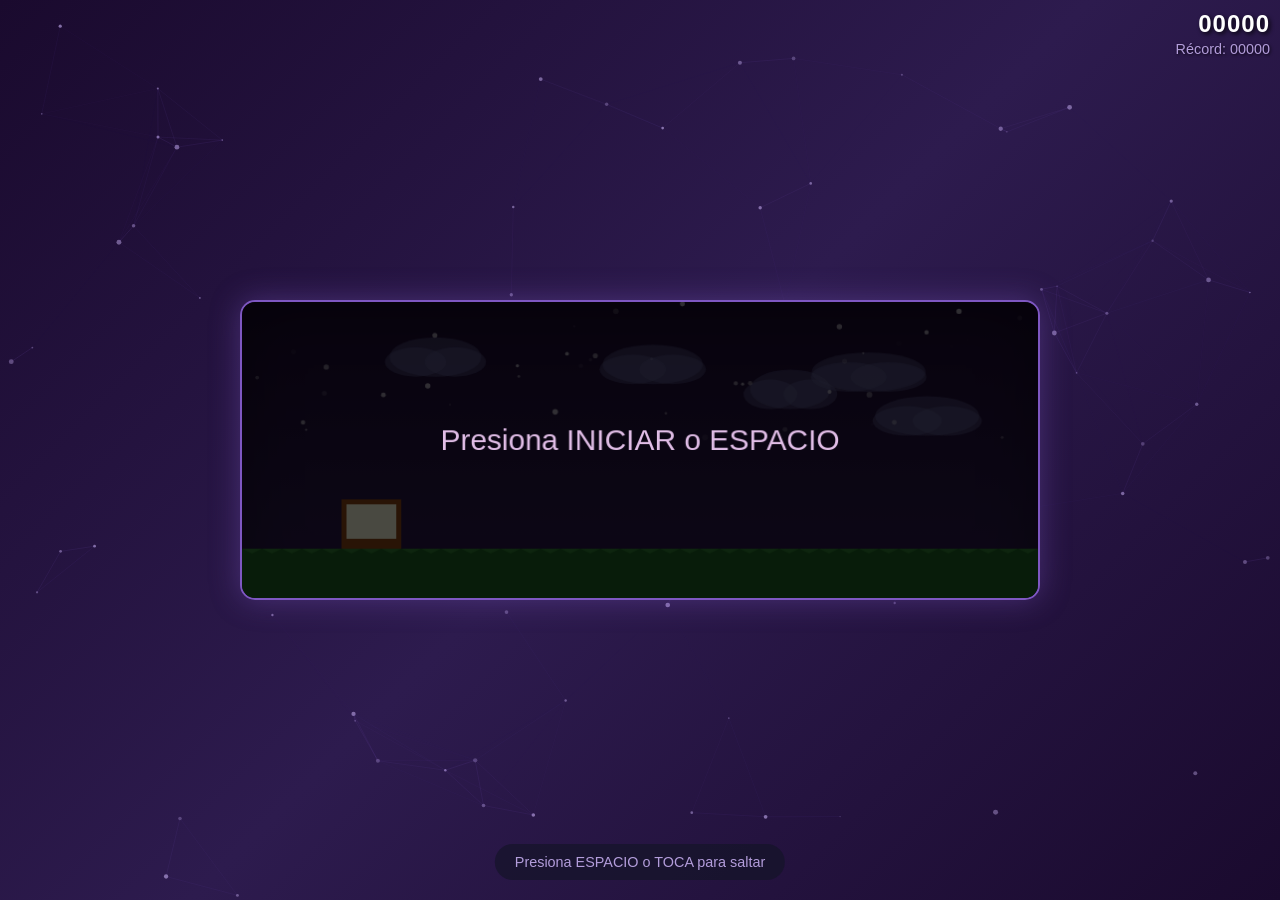
<file: dinovaca/index.html>
<!DOCTYPE html>
<html lang="es">
<head>
    <meta charset="UTF-8">
    <meta name="viewport" content="width=device-width, initial-scale=1.0, maximum-scale=1.0, user-scalable=no">
    <meta name="apple-mobile-web-app-capable" content="yes">
    <meta name="mobile-web-app-capable" content="yes">
    <title>Dino Vaca - JuegosBYF</title>
    
    <!-- Google Analytics -->
    <script async src="https://www.googletagmanager.com/gtag/js?id=G-MRZTTZBHJH"></script>
    <script>
      window.dataLayer = window.dataLayer || [];
      function gtag(){dataLayer.push(arguments);}
      gtag('js', new Date());
      gtag('config', 'G-MRZTTZBHJH');
    </script>
    
    <style>
        * {
            margin: 0;
            padding: 0;
            box-sizing: border-box;
        }

        body {
            min-height: 100vh;
            background: linear-gradient(135deg, #1a0a2e 0%, #2d1b4e 50%, #1a0a2e 100%);
            font-family: 'Segoe UI', Tahoma, Geneva, Verdana, sans-serif;
            color: #e1bee7;
            overflow-x: hidden;
            overflow-y: auto;
            touch-action: none;
            position: relative;
        }
        
        #particleCanvas {
            position: fixed;
            top: 0;
            left: 0;
            width: 100%;
            height: 100%;
            z-index: 0;
            pointer-events: none;
        }

        #gameCanvas {
            position: fixed;
            top: 50%;
            left: 50%;
            transform: translate(-50%, -50%);
            z-index: 1;
            width: 100%;
            max-width: 800px;
            height: auto;
            aspect-ratio: 8/3;
            border: 2px solid #7e57c2;
            border-radius: 15px;
            background: linear-gradient(to bottom, #1a0a2e 0%, #2d1b4e 100%);
            box-shadow: 0 0 30px rgba(126, 87, 194, 0.4),
                        inset 0 0 60px rgba(0, 0, 0, 0.3);
        }
        
        #orientationOverlay {
            position: fixed;
            top: 0;
            left: 0;
            width: 100%;
            height: 100%;
            background: linear-gradient(135deg, #1a0a2e 0%, #2d1b4e 100%);
            display: none;
            justify-content: center;
            align-items: center;
            z-index: 1000;
            flex-direction: column;
            color: #e1bee7;
            text-align: center;
            padding: 20px;
        }
        
        #orientationOverlay.active {
            display: flex;
        }
        
        .orientation-icon {
            font-size: 5em;
            margin-bottom: 20px;
            animation: rotate 1s ease-in-out infinite;
        }
        
        @keyframes rotate {
            0%, 100% { transform: rotate(0deg); }
            50% { transform: rotate(90deg); }
        }
        
        .orientation-text {
            font-size: 1.8em;
            margin-bottom: 15px;
            color: #d1c4e9;
            font-weight: 600;
        }
        
        .orientation-hint {
            color: #b39ddb;
            font-size: 1.2em;
            margin-bottom: 30px;
        }
        
        .orientation-btn {
            background: linear-gradient(135deg, #4527a0 0%, #5e35b1 100%);
            color: white;
            padding: 15px 40px;
            border: none;
            border-radius: 30px;
            cursor: pointer;
            font-size: 1em;
            font-weight: 600;
            transition: all 0.3s;
        }
        
        .orientation-btn:hover {
            background: linear-gradient(135deg, #5e35b1 0%, #7e57c2 100%);
            transform: scale(1.05);
            box-shadow: 0 5px 20px rgba(126, 87, 194, 0.5);
        }
        
        .score-display {
            position: fixed;
            top: 10px;
            right: 10px;
            text-align: right;
            z-index: 10;
            padding: 0;
            pointer-events: none;
        }
        
        .distance {
            font-size: 1.5em;
            color: #fff;
            font-weight: bold;
            text-shadow: 2px 2px 4px rgba(0,0,0,0.8);
            letter-spacing: 1px;
        }
        
        .record {
            font-size: 0.9em;
            color: #b39ddb;
            margin-top: 3px;
            text-shadow: 1px 1px 3px rgba(0,0,0,0.8);
        }
        
        .game-over-screen {
            position: fixed;
            top: 50%;
            left: 50%;
            transform: translate(-50%, -50%);
            background: rgba(20, 20, 40, 0.95);
            padding: 40px;
            border-radius: 20px;
            border: 2px solid #7e57c2;
            text-align: center;
            z-index: 100;
            display: none;
            box-shadow: 0 0 40px rgba(126, 87, 194, 0.5);
        }
        
        .game-over-screen.active {
            display: block;
        }
        
        .game-over-title {
            font-size: 2.5em;
            color: #e1bee7;
            margin-bottom: 20px;
            text-shadow: 0 0 20px rgba(179, 157, 219, 0.5);
        }
        
        .game-over-stats {
            margin: 20px 0;
            color: #d1c4e9;
            font-size: 1.2em;
        }
        
        .retry-btn {
            padding: 15px 50px;
            background: linear-gradient(135deg, #4527a0 0%, #5e35b1 100%);
            color: white;
            border: none;
            border-radius: 30px;
            cursor: pointer;
            font-size: 1.2em;
            font-weight: 600;
            transition: all 0.3s;
            margin-top: 20px;
        }
        
        .retry-btn:hover {
            background: linear-gradient(135deg, #5e35b1 0%, #7e57c2 100%);
            transform: scale(1.05);
            box-shadow: 0 5px 20px rgba(126, 87, 194, 0.5);
        }
        
        .instructions-overlay {
            position: fixed;
            bottom: 20px;
            left: 50%;
            transform: translateX(-50%);
            color: #b39ddb;
            font-size: 0.9em;
            z-index: 5;
            background: rgba(20, 20, 40, 0.7);
            padding: 10px 20px;
            border-radius: 20px;
        }
    </style>
</head>
<body>
    <canvas id="particleCanvas"></canvas>
    
    <div id="orientationOverlay">
        <div class="orientation-icon">📱</div>
        <div class="orientation-text">Gira tu dispositivo</div>
        <div class="orientation-hint">El juego se ve mejor en horizontal</div>
        <button class="orientation-btn" onclick="dismissOrientation()">Entendido</button>
    </div>
    
    <canvas id="gameCanvas" width="800" height="300"></canvas>
    
    <div class="score-display">
        <div class="distance">00000</div>
        <div class="record">Récord: 00000</div>
    </div>
    
    <div class="instructions-overlay">Presiona ESPACIO o TOCA para saltar</div>
    
    <div class="game-over-screen" id="gameOverScreen">
        <div class="game-over-title">GAME OVER</div>
        <div class="game-over-stats">
            <div>Distancia: <span id="finalScore">0</span></div>
            <div>Récord: <span id="finalRecord">0</span></div>
        </div>
        <button class="retry-btn" onclick="restartGame()">REINTENTAR</button>
    </div>
    
    <script>
        const canvas = document.getElementById('gameCanvas');
        const ctx = canvas.getContext('2d');
        const particleCanvas = document.getElementById('particleCanvas');
        const particleCtx = particleCanvas.getContext('2d');
        const distanceEl = document.querySelector('.distance');
        const recordEl = document.querySelector('.record');
        const gameOverScreen = document.getElementById('gameOverScreen');
        const finalScoreEl = document.getElementById('finalScore');
        const finalRecordEl = document.getElementById('finalRecord');
        
        // Separador para formato 00000 00000 (asumiendo 10 dígitos en dos grupos)
        // Para un solo grupo de 5 dígitos, lo dejamos simple
        
        // Configuración del juego
        const config = {
            gravity: 0.6,
            jumpForce: -12,
            groundHeight: 50,
            obstacleSpeed: 6,
            obstacleGap: 150,
            minObstacleGap: 120,
            maxObstacleGap: 200
        };
        
        // Estado del juego
        let gameState = {
            playing: false,
            paused: false,
            score: 0,
            highScore: 0
        };
        
        // Vaca
        const cow = {
            x: 100,
            y: 0,
            width: 60,
            height: 50,
            velocityY: 0,
            isJumping: false,
            jumpCount: 0,
            maxJumps: 2
        };
        
        // Cargar imagen de la vaca
        const cowImage = new Image();
        cowImage.src = 'https://i.ibb.co/QFgJ3D0Q/pngegg.png';
        let cowImageLoaded = false;
        cowImage.onload = () => { cowImageLoaded = true; };
        
        // Fix: Añadir try/catch para prevenir errores de carga
        cowImage.onerror = () => { console.log('Imagen de vaca no disponible, usando fallback'); };
        
        // Suelo
        let groundY = canvas.height - config.groundHeight;
        cow.y = groundY - cow.height;
        
        // Obstáculos (cactus modificados para noche)
        let obstacles = [];
        let nextObstacleX = canvas.width + 200;
        
        // Nubes/estrellas decorativas
        let stars = [];
        let clouds = [];
        
        // Inicializar estrellas
        function initStars() {
            stars = [];
            for (let i = 0; i < 50; i++) {
                stars.push({
                    x: Math.random() * canvas.width,
                    y: Math.random() * (groundY - 100),
                    size: Math.random() * 2 + 1,
                    twinkle: Math.random() * Math.PI * 2
                });
            }
        }
        
        // Dibujar estrellas
        function drawStars() {
            stars.forEach(star => {
                star.twinkle += 0.05;
                const opacity = 0.3 + Math.sin(star.twinkle) * 0.3;
                
                ctx.fillStyle = `rgba(255, 255, 255, ${opacity})`;
                ctx.beginPath();
                ctx.arc(star.x, star.y, star.size, 0, Math.PI * 2);
                ctx.fill();
            });
        }
        
        // Sistema de nubes
        function initClouds() {
            clouds = [];
            for (let i = 0; i < 5; i++) {
                clouds.push({
                    x: Math.random() * canvas.width,
                    y: Math.random() * 100 + 50,
                    width: 80 + Math.random() * 40,
                    speed: 0.5 + Math.random() * 0.5
                });
            }
        }
        
        function updateClouds() {
            clouds.forEach(cloud => {
                cloud.x -= cloud.speed;
                if (cloud.x + cloud.width < 0) {
                    cloud.x = canvas.width + cloud.width;
                    cloud.y = Math.random() * 100 + 50;
                }
            });
        }
        
        function drawClouds() {
            clouds.forEach(cloud => {
                ctx.fillStyle = 'rgba(100, 100, 150, 0.4)';
                
                // Dibujar nube simple
                ctx.beginPath();
                ctx.ellipse(cloud.x, cloud.y, cloud.width / 2, 20, 0, 0, Math.PI * 2);
                ctx.fill();
                ctx.beginPath();
                ctx.ellipse(cloud.x - 20, cloud.y + 5, cloud.width / 3, 15, 0, 0, Math.PI * 2);
                ctx.fill();
                ctx.beginPath();
                ctx.ellipse(cloud.x + 20, cloud.y + 5, cloud.width / 3, 15, 0, 0, Math.PI * 2);
                ctx.fill();
            });
        }
        
        // Sistema de partículas con conexiones (constelación morada)
        let particles = [];
        
        function initParticles() {
            particles = [];
            const particleCount = Math.min(80, Math.floor(particleCanvas.width / 15));
            
            for (let i = 0; i < particleCount; i++) {
                particles.push({
                    x: Math.random() * particleCanvas.width,
                    y: Math.random() * particleCanvas.height,
                    vx: (Math.random() - 0.5) * 0.4,
                    vy: (Math.random() - 0.5) * 0.4,
                    size: Math.random() * 2 + 0.5,
                    opacity: 0.3 + Math.random() * 0.4
                });
            }
        }
        
        function updateParticles() {
            particles.forEach(p => {
                p.x += p.vx;
                p.y += p.vy;
                
                if (p.x < 0 || p.x > particleCanvas.width) p.vx *= -1;
                if (p.y < 0 || p.y > particleCanvas.height) p.vy *= -1;
            });
        }
        
        function drawParticles() {
            // Limpiar canvas de partículas
            particleCtx.clearRect(0, 0, particleCanvas.width, particleCanvas.height);
            
            // Dibujar partículas
            particles.forEach(p => {
                particleCtx.beginPath();
                particleCtx.arc(p.x, p.y, p.size, 0, Math.PI * 2);
                particleCtx.fillStyle = `rgba(179, 157, 219, ${p.opacity || 0.4})`;
                particleCtx.fill();
            });
            
            // Dibujar líneas de conexión
            particles.forEach((p1, i) => {
                particles.slice(i + 1).forEach(p2 => {
                    const dx = p1.x - p2.x;
                    const dy = p1.y - p2.y;
                    const distance = Math.sqrt(dx * dx + dy * dy);
                    const maxDistance = 150;
                    
                    if (distance < maxDistance) {
                        const opacity = (1 - distance / maxDistance) * 0.15;
                        particleCtx.beginPath();
                        particleCtx.moveTo(p1.x, p1.y);
                        particleCtx.lineTo(p2.x, p2.y);
                        particleCtx.strokeStyle = `rgba(126, 87, 194, ${opacity})`;
                        particleCtx.lineWidth = 1;
                        particleCtx.stroke();
                    }
                });
            });
        }
        
        // Dibujar vaca con imagen
        function drawCow() {
            const x = cow.x;
            const y = cow.y;
            
            if (cowImageLoaded) {
                ctx.save();
                // Girar la imagen si está cayendo para dar sensación de salto
                const rotation = cow.velocityY * 0.02;
                const centerX = x + cow.width / 2;
                const centerY = y + cow.height / 2;
                
                ctx.translate(centerX, centerY);
                ctx.rotate(rotation);
                ctx.drawImage(cowImage, -cow.width / 2, -cow.height / 2, cow.width, cow.height);
                ctx.restore();
            } else {
                // Fallback: dibujar vaca simple mientras carga
                ctx.fillStyle = '#8B4513';
                ctx.fillRect(x, y, cow.width, cow.height);
                ctx.fillStyle = '#F5F5DC';
                ctx.fillRect(x + 5, y + 5, cow.width - 10, cow.height - 15);
            }
        }
        
        // Dibujar suelo
        function drawGround() {
            // Césped
            ctx.fillStyle = '#1B5E20';
            ctx.fillRect(0, groundY, canvas.width, canvas.height - groundY);
            
            // Detalles del suelo
            ctx.fillStyle = '#2E7D32';
            for (let i = 0; i < canvas.width; i += 20) {
                const offset = (gameState.score * 2 + i) % 40;
                ctx.beginPath();
                ctx.moveTo(i, groundY);
                ctx.lineTo(i + 10, groundY + 5);
                ctx.lineTo(i + 20, groundY);
                ctx.fill();
            }
        }
        
        // Crear obstáculo
        function createObstacle() {
            const type = Math.random() > 0.5 ? 'fence' : 'barn';
            const obstacle = {
                x: nextObstacleX,
                width: type === 'fence' ? 30 : 60,
                height: type === 'fence' ? 50 : 40,
                type: type,
                passed: false
            };
            nextObstacleX += obstacle.width + config.obstacleGap + Math.random() * 50 - 25;
            return obstacle;
        }
        
        // Dibujar obstáculo
        function drawObstacle(obs) {
            const y = groundY - obs.height;
            
            if (obs.type === 'fence') {
                // Valla
                ctx.fillStyle = '#5D4037';
                ctx.fillRect(obs.x, y, obs.width, obs.height);
                ctx.fillStyle = '#4E342E';
                ctx.fillRect(obs.x + 5, y, 20, 5);
                ctx.fillRect(obs.x + 5, y + 15, 20, 5);
                ctx.fillRect(obs.x + 5, y + 30, 20, 5);
            } else {
                // Corral pequeño
                ctx.fillStyle = '#8B4513';
                ctx.fillRect(obs.x, y, obs.width, obs.height);
                ctx.fillStyle = '#654321';
                ctx.fillRect(obs.x + 5, y + 10, obs.width - 10, 5);
            }
        }
        
        // Actualizar vaca
        function updateCow() {
            if (!gameState.playing || gameState.paused) return;
            
            // Gravedad
            cow.velocityY += config.gravity;
            cow.y += cow.velocityY;
            
            // Colisión con suelo
            if (cow.y >= groundY - cow.height) {
                cow.y = groundY - cow.height;
                cow.velocityY = 0;
                cow.jumpCount = 0;
                cow.isJumping = false;
            }
        }
        
        // Actualizar obstáculos
        function updateObstacles() {
            if (!gameState.playing || gameState.paused) return;
            
            obstacles.forEach(obs => {
                obs.x -= config.obstacleSpeed;
                
                // Contar kilómetros
                if (!obs.passed && obs.x + obs.width < cow.x) {
                    obs.passed = true;
                    gameState.score++;
                    
                    // Mostrar como kilómetros con 2 decimales: 001.23 km
                    const km = (gameState.score / 10).toFixed(2);
                    distanceEl.textContent = km.padStart(6, '0') + ' km';
                    
                    // Sonido cada 100 km (10 puntos = 1 km, entonces cada 10 km = 100 km)
                    const currentKm = Math.floor(gameState.score / 10);
                    if (currentKm > 0 && currentKm % 10 === 0) {
                        playMilestoneSound(currentKm * 10);
                    }
                    
                    // Aumentar velocidad gradualmente
                    config.obstacleSpeed += 0.05;
                }
            });
            
            // Eliminar obstáculos fuera de pantalla
            obstacles = obstacles.filter(obs => obs.x > -100);
            
            // Crear nuevos obstáculos
            while (obstacles.length === 0 || 
                   obstacles[obstacles.length - 1].x < canvas.width + config.obstacleGap) {
                obstacles.push(createObstacle());
            }
        }
        
        // Saltar - instantáneo sin retraso
        function jump() {
            if (!gameState.playing || gameState.paused) return;
            
            // Salto doble permitido
            if (cow.jumpCount < cow.maxJumps) {
                // Resetear velocidad vertical instantáneamente
                cow.velocityY = config.jumpForce;
                cow.jumpCount++;
                cow.isJumping = true;
                playJumpSound();
            }
        }
        
        // Preparar saltos táctiles (para evitar delay)
        function setupTouchControls() {
            canvas.addEventListener('touchstart', (e) => {
                e.preventDefault();
                e.stopPropagation();
                if (!gameState.playing) {
                    startGame();
                } else {
                    jump();
                }
            });
        }
        
        // Colisión (arreglada para no tocar falsamente)
        function checkCollision() {
            for (let obs of obstacles) {
                const obsY = groundY - obs.height;
                
                // AABB collision con margen de error para mejor gameplay
                const margin = 5; // Margen para no tocar de cerca
                
                if (cow.x + margin < obs.x + obs.width &&
                    cow.x + cow.width - margin > obs.x &&
                    cow.y + margin < obsY + obs.height &&
                    cow.y + cow.height - margin > obsY) {
                    
                    gameOver();
                    return true;
                }
            }
            return false;
        }
        
        // Sonido al perder
        function playGameOverSound() {
            if (!audioCtx) {
                audioCtx = new (window.AudioContext || window.webkitAudioContext)();
            }
            
            const notes = [300, 250, 200, 150];
            notes.forEach((freq, i) => {
                const osc = audioCtx.createOscillator();
                const gain = audioCtx.createGain();
                
                osc.type = 'sawtooth';
                osc.frequency.setValueAtTime(freq, audioCtx.currentTime + i * 0.15);
                
                gain.gain.setValueAtTime(0.1, audioCtx.currentTime + i * 0.15);
                gain.gain.exponentialRampToValueAtTime(0.01, audioCtx.currentTime + i * 0.15 + 0.3);
                
                osc.connect(gain);
                gain.connect(audioCtx.destination);
                
                osc.start(audioCtx.currentTime + i * 0.15);
                osc.stop(audioCtx.currentTime + i * 0.15 + 0.3);
            });
        }
        
        // Game over
        function gameOver() {
            gameState.playing = false;
            if (gameState.score > gameState.highScore) {
                gameState.highScore = gameState.score;
            }
            
            playGameOverSound();
            
            // Calcular kilómetros
            const kmScore = (gameState.score / 10).toFixed(2);
            const kmRecord = (gameState.highScore / 10).toFixed(2);
            
            // Actualizar récord en la pantalla
            recordEl.textContent = 'Récord: ' + kmRecord.padStart(6, '0') + ' km';
            
            // Mostrar pantalla de game over
            finalScoreEl.textContent = kmScore.padStart(6, '0') + ' km';
            finalRecordEl.textContent = kmRecord.padStart(6, '0') + ' km';
            gameOverScreen.classList.add('active');
        }
        
        function restartGame() {
            startGame();
        }
        
        // Bucle principal
        function gameLoop() {
            // Limpiar canvas
            ctx.clearRect(0, 0, canvas.width, canvas.height);
            
            // Actualizar y dibujar partículas (fondo)
            updateParticles();
            drawParticles();
            
            // Actualizar y dibujar nubes
            updateClouds();
            drawClouds();
            
            // Dibujar fondo
            drawStars();
            drawGround();
            
            // Dibujar obstáculos
            obstacles.forEach(drawObstacle);
            
            // Actualizar
            updateCow();
            updateObstacles();
            checkCollision();
            
            // Dibujar vaca
            drawCow();
            
            // Si está jugando o pausado, continuar
            if (gameState.playing || gameState.paused) {
                requestAnimationFrame(gameLoop);
            }
        }
        
        // Iniciar juego
        function startGame() {
            console.log('Iniciando juego...');
            gameState.playing = true;
            gameState.paused = false;
            gameState.score = 0;
            distanceEl.textContent = '000.00 km';
            gameOverScreen.classList.remove('active');
            
            cow.y = groundY - cow.height;
            cow.velocityY = 0;
            cow.jumpCount = 0;
            cow.isJumping = false;
            
            obstacles = [];
            nextObstacleX = canvas.width + 200;
            config.obstacleSpeed = 6;
            
            initStars();
            initClouds();
            initParticles();
            
            // Reiniciar bucle de juego si no está corriendo
            if (!gameState.paused) {
                gameLoop();
            }
        }
        
        // Sonido al pausar
        function playPauseSound() {
            if (!audioCtx) {
                audioCtx = new (window.AudioContext || window.webkitAudioContext)();
            }
            
            const osc = audioCtx.createOscillator();
            const gain = audioCtx.createGain();
            
            osc.type = 'sine';
            osc.frequency.setValueAtTime(440, audioCtx.currentTime);
            osc.frequency.setValueAtTime(220, audioCtx.currentTime + 0.1);
            
            gain.gain.setValueAtTime(0.1, audioCtx.currentTime);
            gain.gain.exponentialRampToValueAtTime(0.01, audioCtx.currentTime + 0.2);
            
            osc.connect(gain);
            gain.connect(audioCtx.destination);
            
            osc.start(audioCtx.currentTime);
            osc.stop(audioCtx.currentTime + 0.2);
        }
        
        // Pausar/Reanudar
        function togglePause() {
            if (!gameState.playing) return;
            
            gameState.paused = !gameState.paused;
            document.getElementById('pauseBtn').textContent = gameState.paused ? 'Reanudar' : 'Pausar';
            
            playPauseSound();
            
            if (!gameState.paused) {
                gameLoop();
            } else {
                ctx.fillStyle = 'rgba(0, 0, 0, 0.7)';
                ctx.fillRect(0, 0, canvas.width, canvas.height);
                ctx.fillStyle = '#e1bee7';
                ctx.font = '30px Arial';
                ctx.textAlign = 'center';
                ctx.fillText('PAUSA', canvas.width / 2, canvas.height / 2);
            }
        }
        
        // Event listeners
        
        document.addEventListener('keydown', (e) => {
            if (e.code === 'Space') {
                e.preventDefault();
                if (!gameState.playing) {
                    startGame();
                } else {
                    jump();
                }
            }
        });
        
        // Prevenir selección de texto al hacer clic rápido
        canvas.addEventListener('mousedown', (e) => {
            e.preventDefault();
        });
        
        canvas.addEventListener('click', (e) => {
            e.preventDefault();
            e.stopPropagation();
            if (!gameState.playing) {
                startGame();
            } else {
                jump();
            }
        });
        
        setupTouchControls();
        
        // Evitar selección de texto en todo el body
        document.body.style.userSelect = 'none';
        document.body.style.webkitUserSelect = 'none';
        
        // Sonido de hito (cada 100 km)
        let audioCtx = null;
        
        function initAudio() {
            if (!audioCtx) {
                audioCtx = new (window.AudioContext || window.webkitAudioContext)();
            }
        }
        
        // Sonido al saltar
        function playJumpSound() {
            initAudio();
            const osc = audioCtx.createOscillator();
            const gain = audioCtx.createGain();
            
            osc.type = 'triangle';
            osc.frequency.setValueAtTime(300, audioCtx.currentTime);
            osc.frequency.linearRampToValueAtTime(400, audioCtx.currentTime + 0.1);
            
            gain.gain.setValueAtTime(0.15, audioCtx.currentTime);
            gain.gain.exponentialRampToValueAtTime(0.01, audioCtx.currentTime + 0.15);
            
            osc.connect(gain);
            gain.connect(audioCtx.destination);
            
            osc.start(audioCtx.currentTime);
            osc.stop(audioCtx.currentTime + 0.15);
        }
        
        function playMilestoneSound(km) {
            initAudio();
            
            // Melodía especial cada 100 km
            const baseFreq = 500 + (km / 100) * 20;
            const notes = [baseFreq, baseFreq * 1.33, baseFreq * 1.66, baseFreq * 2];
            
            notes.forEach((freq, i) => {
                const osc = audioCtx.createOscillator();
                const gain = audioCtx.createGain();
                
                osc.type = 'sine';
                osc.frequency.setValueAtTime(freq, audioCtx.currentTime + i * 0.08);
                
                gain.gain.setValueAtTime(0, audioCtx.currentTime + i * 0.08);
                gain.gain.linearRampToValueAtTime(0.12, audioCtx.currentTime + i * 0.08 + 0.03);
                gain.gain.exponentialRampToValueAtTime(0.01, audioCtx.currentTime + i * 0.08 + 0.2);
                
                osc.connect(gain);
                gain.connect(audioCtx.destination);
                
                osc.start(audioCtx.currentTime + i * 0.08);
                osc.stop(audioCtx.currentTime + i * 0.08 + 0.25);
            });
        }
        
        // Inicializar tamaño de canvas de partículas
        function resizeParticleCanvas() {
            particleCanvas.width = window.innerWidth;
            particleCanvas.height = window.innerHeight;
            initParticles();
        }
        
        resizeParticleCanvas();
        
        window.addEventListener('resize', resizeParticleCanvas);
        
        // Dibujar estado inicial
        initParticles();
        initStars();
        initClouds();
        
        // Bucle inicial para mostrar partículas
        function initialLoop() {
            ctx.clearRect(0, 0, canvas.width, canvas.height);
            particleCtx.clearRect(0, 0, particleCanvas.width, particleCanvas.height);
            updateParticles();
            drawParticles();
            drawClouds();
            drawStars();
            drawGround();
            drawCow();
            
            ctx.fillStyle = 'rgba(0, 0, 0, 0.7)';
            ctx.fillRect(0, 0, canvas.width, canvas.height);
            ctx.fillStyle = '#e1bee7';
            ctx.font = '30px Arial';
            ctx.textAlign = 'center';
            ctx.fillText('Presiona INICIAR o ESPACIO', canvas.width / 2, canvas.height / 2);
            
            if (!gameState.playing) {
                requestAnimationFrame(initialLoop);
            }
        }
        
        initialLoop();
        
        console.log('Juego listo. Canvas:', canvas.width, 'x', canvas.height);
        
        // Detectar orientación y mostrar overlay si es vertical
        function checkOrientation() {
            const overlay = document.getElementById('orientationOverlay');
            const isVertical = window.innerHeight > window.innerWidth;
            const isMobile = /Android|webOS|iPhone|iPad|iPod|BlackBerry|IEMobile|Opera Mini/i.test(navigator.userAgent);
            const isPortrait = window.matchMedia("(orientation: portrait)").matches;
            
            // Solo mostrar overlay en móviles en modo vertical
            if (isMobile && isPortrait) {
                overlay.classList.add('active');
                // Pausar el juego si está activo
                if (gameState.playing) {
                    gameState.paused = true;
                }
            } else {
                overlay.classList.remove('active');
                // Reanudar si estaba jugando y no estaba pausado manualmente
                if (gameState.playing && !gameState.paused) {
                    gameLoop();
                }
            }
        }
        
        // Función para cerrar el overlay
        function dismissOrientation() {
            document.getElementById('orientationOverlay').classList.remove('active');
            // Reanudar el juego si estaba activo
            if (gameState.playing && !gameState.paused) {
                gameLoop();
            }
        }
        
        // Verificar al cargar y al cambiar orientación
        checkOrientation();
        window.addEventListener('resize', checkOrientation);
        window.addEventListener('orientationchange', checkOrientation);
        
        // Hacer la función accesible globalmente
        window.dismissOrientation = dismissOrientation;
    </script>
</body>
</html>
</file>
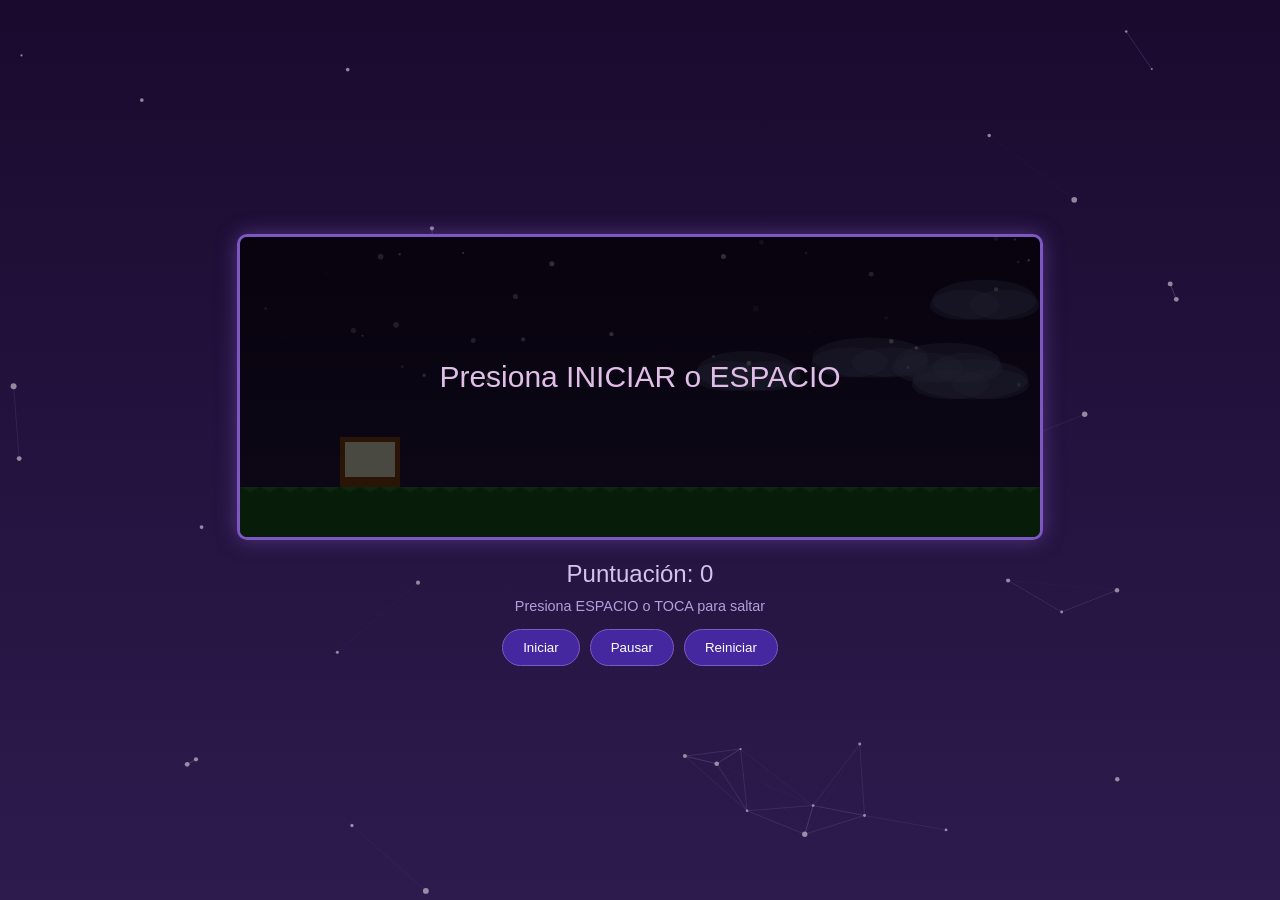
<file: juegodino/index.html>
<!DOCTYPE html>
<html lang="es">
<head>
    <meta charset="UTF-8">
    <meta name="viewport" content="width=device-width, initial-scale=1.0">
    <title>Vaca Corredora</title>
    <style>
        body {
            margin: 0;
            padding: 0;
            display: flex;
            flex-direction: column;
            align-items: center;
            justify-content: center;
            min-height: 100vh;
            background: linear-gradient(to bottom, #1a0a2e, #2d1b4e);
            font-family: 'Arial', sans-serif;
            color: #e1bee7;
            overflow: hidden;
            touch-action: none;
            position: relative;
        }
        
        #particleCanvas {
            position: fixed;
            top: 0;
            left: 0;
            width: 100%;
            height: 100%;
            z-index: -1;
            pointer-events: none;
        }
        
        #gameCanvas {
            width: 100%;
            max-width: 800px;
            height: auto;
            aspect-ratio: 8/3;
            border: 3px solid #7e57c2;
            border-radius: 10px;
            background: linear-gradient(to bottom, #1a0a2e 0%, #2d1b4e 100%);
            box-shadow: 0 0 20px rgba(126, 87, 194, 0.5);
        }
        
        .ui {
            margin-top: 20px;
            text-align: center;
        }
        
        .score {
            font-size: 1.5em;
            color: #d1c4e9;
        }
        
        .instructions {
            margin-top: 10px;
            color: #b39ddb;
            font-size: 0.9em;
        }
        
        .controls {
            margin-top: 15px;
            display: flex;
            gap: 10px;
        }
        
        button {
            padding: 10px 20px;
            background: #4527a0;
            color: white;
            border: 1px solid #7e57c2;
            border-radius: 20px;
            cursor: pointer;
            transition: all 0.3s;
        }
        
        button:hover {
            background: #7e57c2;
            transform: scale(1.1);
        }
    </style>
</head>
<body>
    <canvas id="particleCanvas"></canvas>
    <canvas id="gameCanvas" width="800" height="300"></canvas>
    <div class="ui">
        <div class="score">Puntuación: <span id="score">0</span></div>
        <div class="instructions">Presiona ESPACIO o TOCA para saltar</div>
        <div class="controls">
            <button id="startBtn">Iniciar</button>
            <button id="pauseBtn">Pausar</button>
            <button id="restartBtn">Reiniciar</button>
        </div>
    </div>
    
    <script>
        const canvas = document.getElementById('gameCanvas');
        const ctx = canvas.getContext('2d');
        const particleCanvas = document.getElementById('particleCanvas');
        const particleCtx = particleCanvas.getContext('2d');
        const scoreEl = document.getElementById('score');
        
        // Separador para formato 00000 00000 (asumiendo 10 dígitos en dos grupos)
        // Para un solo grupo de 5 dígitos, lo dejamos simple
        
        // Configuración del juego
        const config = {
            gravity: 0.6,
            jumpForce: -12,
            groundHeight: 50,
            obstacleSpeed: 6,
            obstacleGap: 150,
            minObstacleGap: 120,
            maxObstacleGap: 200
        };
        
        // Estado del juego
        let gameState = {
            playing: false,
            paused: false,
            score: 0,
            highScore: 0
        };
        
        // Vaca
        const cow = {
            x: 100,
            y: 0,
            width: 60,
            height: 50,
            velocityY: 0,
            isJumping: false,
            jumpCount: 0,
            maxJumps: 2
        };
        
        // Cargar imagen de la vaca
        const cowImage = new Image();
        cowImage.src = 'https://i.ibb.co/QFgJ3D0Q/pngegg.png';
        let cowImageLoaded = false;
        cowImage.onload = () => { cowImageLoaded = true; };
        
        // Fix: Añadir try/catch para prevenir errores de carga
        cowImage.onerror = () => { console.log('Imagen de vaca no disponible, usando fallback'); };
        
        // Suelo
        let groundY = canvas.height - config.groundHeight;
        cow.y = groundY - cow.height;
        
        // Obstáculos (cactus modificados para noche)
        let obstacles = [];
        let nextObstacleX = canvas.width + 200;
        
        // Nubes/estrellas decorativas
        let stars = [];
        let clouds = [];
        
        // Inicializar estrellas
        function initStars() {
            stars = [];
            for (let i = 0; i < 50; i++) {
                stars.push({
                    x: Math.random() * canvas.width,
                    y: Math.random() * (groundY - 100),
                    size: Math.random() * 2 + 1,
                    twinkle: Math.random() * Math.PI * 2
                });
            }
        }
        
        // Dibujar estrellas
        function drawStars() {
            stars.forEach(star => {
                star.twinkle += 0.05;
                const opacity = 0.3 + Math.sin(star.twinkle) * 0.3;
                
                ctx.fillStyle = `rgba(255, 255, 255, ${opacity})`;
                ctx.beginPath();
                ctx.arc(star.x, star.y, star.size, 0, Math.PI * 2);
                ctx.fill();
            });
        }
        
        // Sistema de nubes
        function initClouds() {
            clouds = [];
            for (let i = 0; i < 5; i++) {
                clouds.push({
                    x: Math.random() * canvas.width,
                    y: Math.random() * 100 + 50,
                    width: 80 + Math.random() * 40,
                    speed: 0.5 + Math.random() * 0.5
                });
            }
        }
        
        function updateClouds() {
            clouds.forEach(cloud => {
                cloud.x -= cloud.speed;
                if (cloud.x + cloud.width < 0) {
                    cloud.x = canvas.width + cloud.width;
                    cloud.y = Math.random() * 100 + 50;
                }
            });
        }
        
        function drawClouds() {
            clouds.forEach(cloud => {
                ctx.fillStyle = 'rgba(100, 100, 150, 0.4)';
                
                // Dibujar nube simple
                ctx.beginPath();
                ctx.ellipse(cloud.x, cloud.y, cloud.width / 2, 20, 0, 0, Math.PI * 2);
                ctx.fill();
                ctx.beginPath();
                ctx.ellipse(cloud.x - 20, cloud.y + 5, cloud.width / 3, 15, 0, 0, Math.PI * 2);
                ctx.fill();
                ctx.beginPath();
                ctx.ellipse(cloud.x + 20, cloud.y + 5, cloud.width / 3, 15, 0, 0, Math.PI * 2);
                ctx.fill();
            });
        }
        
        // Sistema de partículas con conexiones (constelación morada)
        let particles = [];
        
        function initParticles() {
            particles = [];
            const particleCount = 40;
            
            for (let i = 0; i < particleCount; i++) {
                particles.push({
                    x: Math.random() * particleCanvas.width,
                    y: Math.random() * particleCanvas.height,
                    vx: (Math.random() - 0.5) * 0.5,
                    vy: (Math.random() - 0.5) * 0.5,
                    size: Math.random() * 2 + 1,
                    color: `hsla(${260 + Math.random() * 40}, 60%, 70%, ${0.3 + Math.random() * 0.4})`
                });
            }
        }
        
        function updateParticles() {
            particles.forEach(p => {
                p.x += p.vx;
                p.y += p.vy;
                
                if (p.x < 0 || p.x > particleCanvas.width) p.vx *= -1;
                if (p.y < 0 || p.y > particleCanvas.height) p.vy *= -1;
            });
        }
        
        function drawParticles() {
            // Limpiar canvas de partículas
            particleCtx.clearRect(0, 0, particleCanvas.width, particleCanvas.height);
            
            // Dibujar partículas
            particles.forEach(p => {
                particleCtx.beginPath();
                particleCtx.arc(p.x, p.y, p.size, 0, Math.PI * 2);
                particleCtx.fillStyle = 'rgba(255, 255, 255, 0.5)';
                particleCtx.fill();
            });
            
            // Dibujar líneas de conexión
            particles.forEach((p1, i) => {
                particles.slice(i + 1).forEach(p2 => {
                    const dx = p1.x - p2.x;
                    const dy = p1.y - p2.y;
                    const distance = Math.sqrt(dx * dx + dy * dy);
                    const maxDistance = 120;
                    
                    if (distance < maxDistance) {
                        const opacity = 1 - (distance / maxDistance);
                        particleCtx.beginPath();
                        particleCtx.moveTo(p1.x, p1.y);
                        particleCtx.lineTo(p2.x, p2.y);
                        particleCtx.strokeStyle = `rgba(179, 157, 219, ${opacity * 0.3})`;
                        particleCtx.lineWidth = 1;
                        particleCtx.stroke();
                    }
                });
            });
        }
        
        // Dibujar vaca con imagen
        function drawCow() {
            const x = cow.x;
            const y = cow.y;
            
            if (cowImageLoaded) {
                ctx.save();
                // Girar la imagen si está cayendo para dar sensación de salto
                const rotation = cow.velocityY * 0.02;
                const centerX = x + cow.width / 2;
                const centerY = y + cow.height / 2;
                
                ctx.translate(centerX, centerY);
                ctx.rotate(rotation);
                ctx.drawImage(cowImage, -cow.width / 2, -cow.height / 2, cow.width, cow.height);
                ctx.restore();
            } else {
                // Fallback: dibujar vaca simple mientras carga
                ctx.fillStyle = '#8B4513';
                ctx.fillRect(x, y, cow.width, cow.height);
                ctx.fillStyle = '#F5F5DC';
                ctx.fillRect(x + 5, y + 5, cow.width - 10, cow.height - 15);
            }
        }
        
        // Dibujar suelo
        function drawGround() {
            // Césped
            ctx.fillStyle = '#1B5E20';
            ctx.fillRect(0, groundY, canvas.width, canvas.height - groundY);
            
            // Detalles del suelo
            ctx.fillStyle = '#2E7D32';
            for (let i = 0; i < canvas.width; i += 20) {
                const offset = (gameState.score * 2 + i) % 40;
                ctx.beginPath();
                ctx.moveTo(i, groundY);
                ctx.lineTo(i + 10, groundY + 5);
                ctx.lineTo(i + 20, groundY);
                ctx.fill();
            }
        }
        
        // Crear obstáculo
        function createObstacle() {
            const type = Math.random() > 0.5 ? 'fence' : 'barn';
            const obstacle = {
                x: nextObstacleX,
                width: type === 'fence' ? 30 : 60,
                height: type === 'fence' ? 50 : 40,
                type: type,
                passed: false
            };
            nextObstacleX += obstacle.width + config.obstacleGap + Math.random() * 50 - 25;
            return obstacle;
        }
        
        // Dibujar obstáculo
        function drawObstacle(obs) {
            const y = groundY - obs.height;
            
            if (obs.type === 'fence') {
                // Valla
                ctx.fillStyle = '#5D4037';
                ctx.fillRect(obs.x, y, obs.width, obs.height);
                ctx.fillStyle = '#4E342E';
                ctx.fillRect(obs.x + 5, y, 20, 5);
                ctx.fillRect(obs.x + 5, y + 15, 20, 5);
                ctx.fillRect(obs.x + 5, y + 30, 20, 5);
            } else {
                // Corral pequeño
                ctx.fillStyle = '#8B4513';
                ctx.fillRect(obs.x, y, obs.width, obs.height);
                ctx.fillStyle = '#654321';
                ctx.fillRect(obs.x + 5, y + 10, obs.width - 10, 5);
            }
        }
        
        // Actualizar vaca
        function updateCow() {
            if (!gameState.playing || gameState.paused) return;
            
            // Gravedad
            cow.velocityY += config.gravity;
            cow.y += cow.velocityY;
            
            // Colisión con suelo
            if (cow.y >= groundY - cow.height) {
                cow.y = groundY - cow.height;
                cow.velocityY = 0;
                cow.jumpCount = 0;
                cow.isJumping = false;
            }
        }
        
        // Actualizar obstáculos
        function updateObstacles() {
            if (!gameState.playing || gameState.paused) return;
            
            obstacles.forEach(obs => {
                obs.x -= config.obstacleSpeed;
                
                // Contar puntos
                if (!obs.passed && obs.x + obs.width < cow.x) {
                    obs.passed = true;
                    gameState.score++;
                    
                    // Formato 00000
                    const scoreStr = gameState.score.toString().padStart(5, '0');
                    scoreEl.textContent = scoreStr;
                    
                    // Sonido cada 10 puntos
                    if (gameState.score % 10 === 0) {
                        playMilestoneSound(gameState.score);
                        config.obstacleSpeed += 0.3;
                    }
                }
            });
            
            // Eliminar obstáculos fuera de pantalla
            obstacles = obstacles.filter(obs => obs.x > -100);
            
            // Crear nuevos obstáculos
            while (obstacles.length === 0 || 
                   obstacles[obstacles.length - 1].x < canvas.width + config.obstacleGap) {
                obstacles.push(createObstacle());
            }
        }
        
        // Saltar - instantáneo sin retraso
        function jump() {
            if (!gameState.playing || gameState.paused) return;
            
            // Salto doble permitido
            if (cow.jumpCount < cow.maxJumps) {
                // Resetear velocidad vertical instantáneamente
                cow.velocityY = config.jumpForce;
                cow.jumpCount++;
                cow.isJumping = true;
            }
        }
        
        // Preparar saltos táctiles (para evitar delay)
        function setupTouchControls() {
            canvas.addEventListener('touchstart', (e) => {
                e.preventDefault();
                e.stopPropagation();
                if (!gameState.playing) {
                    startGame();
                } else {
                    jump();
                }
            });
        }
        
        // Colisión (arreglada para no tocar falsamente)
        function checkCollision() {
            for (let obs of obstacles) {
                const obsY = groundY - obs.height;
                
                // AABB collision con margen de error para mejor gameplay
                const margin = 5; // Margen para no tocar de cerca
                
                if (cow.x + margin < obs.x + obs.width &&
                    cow.x + cow.width - margin > obs.x &&
                    cow.y + margin < obsY + obs.height &&
                    cow.y + cow.height - margin > obsY) {
                    
                    gameOver();
                    return true;
                }
            }
            return false;
        }
        
        // Sonido al perder
        function playGameOverSound() {
            if (!audioCtx) {
                audioCtx = new (window.AudioContext || window.webkitAudioContext)();
            }
            
            const notes = [300, 250, 200, 150];
            notes.forEach((freq, i) => {
                const osc = audioCtx.createOscillator();
                const gain = audioCtx.createGain();
                
                osc.type = 'sawtooth';
                osc.frequency.setValueAtTime(freq, audioCtx.currentTime + i * 0.15);
                
                gain.gain.setValueAtTime(0.1, audioCtx.currentTime + i * 0.15);
                gain.gain.exponentialRampToValueAtTime(0.01, audioCtx.currentTime + i * 0.15 + 0.3);
                
                osc.connect(gain);
                gain.connect(audioCtx.destination);
                
                osc.start(audioCtx.currentTime + i * 0.15);
                osc.stop(audioCtx.currentTime + i * 0.15 + 0.3);
            });
        }
        
        // Game over
        function gameOver() {
            gameState.playing = false;
            if (gameState.score > gameState.highScore) {
                gameState.highScore = gameState.score;
            }
            
            playGameOverSound();
            
            ctx.fillStyle = 'rgba(0, 0, 0, 0.7)';
            ctx.fillRect(0, 0, canvas.width, canvas.height);
            
            ctx.fillStyle = '#e1bee7';
            ctx.font = '40px Arial';
            ctx.textAlign = 'center';
            ctx.fillText('¡GAME OVER!', canvas.width / 2, canvas.height / 2 - 30);
            ctx.font = '20px Arial';
            ctx.fillText(`Puntuación: ${gameState.score}`, canvas.width / 2, canvas.height / 2 + 10);
            ctx.fillText(`Récord: ${gameState.highScore}`, canvas.width / 2, canvas.height / 2 + 40);
        }
        
        // Bucle principal
        function gameLoop() {
            // Limpiar canvas
            ctx.clearRect(0, 0, canvas.width, canvas.height);
            
            // Actualizar y dibujar partículas (fondo)
            updateParticles();
            drawParticles();
            
            // Actualizar y dibujar nubes
            updateClouds();
            drawClouds();
            
            // Dibujar fondo
            drawStars();
            drawGround();
            
            // Dibujar obstáculos
            obstacles.forEach(drawObstacle);
            
            // Actualizar
            updateCow();
            updateObstacles();
            checkCollision();
            
            // Dibujar vaca
            drawCow();
            
            // Si está jugando o pausado, continuar
            if (gameState.playing || gameState.paused) {
                requestAnimationFrame(gameLoop);
            }
        }
        
        // Iniciar juego
        function startGame() {
            console.log('Iniciando juego...');
            gameState.playing = true;
            gameState.paused = false;
            gameState.score = 0;
            scoreEl.textContent = '00000';
            
            cow.y = groundY - cow.height;
            cow.velocityY = 0;
            cow.jumpCount = 0;
            cow.isJumping = false;
            
            obstacles = [];
            nextObstacleX = canvas.width + 200;
            config.obstacleSpeed = 6;
            
            initStars();
            initClouds();
            initParticles();
            
            // Reiniciar bucle de juego si no está corriendo
            if (!gameState.paused) {
                gameLoop();
            }
        }
        
        // Sonido al pausar
        function playPauseSound() {
            if (!audioCtx) {
                audioCtx = new (window.AudioContext || window.webkitAudioContext)();
            }
            
            const osc = audioCtx.createOscillator();
            const gain = audioCtx.createGain();
            
            osc.type = 'sine';
            osc.frequency.setValueAtTime(440, audioCtx.currentTime);
            osc.frequency.setValueAtTime(220, audioCtx.currentTime + 0.1);
            
            gain.gain.setValueAtTime(0.1, audioCtx.currentTime);
            gain.gain.exponentialRampToValueAtTime(0.01, audioCtx.currentTime + 0.2);
            
            osc.connect(gain);
            gain.connect(audioCtx.destination);
            
            osc.start(audioCtx.currentTime);
            osc.stop(audioCtx.currentTime + 0.2);
        }
        
        // Pausar/Reanudar
        function togglePause() {
            if (!gameState.playing) return;
            
            gameState.paused = !gameState.paused;
            document.getElementById('pauseBtn').textContent = gameState.paused ? 'Reanudar' : 'Pausar';
            
            playPauseSound();
            
            if (!gameState.paused) {
                gameLoop();
            } else {
                ctx.fillStyle = 'rgba(0, 0, 0, 0.7)';
                ctx.fillRect(0, 0, canvas.width, canvas.height);
                ctx.fillStyle = '#e1bee7';
                ctx.font = '30px Arial';
                ctx.textAlign = 'center';
                ctx.fillText('PAUSA', canvas.width / 2, canvas.height / 2);
            }
        }
        
        // Event listeners
        document.getElementById('startBtn').addEventListener('click', startGame);
        document.getElementById('pauseBtn').addEventListener('click', togglePause);
        document.getElementById('restartBtn').addEventListener('click', startGame);
        
        document.addEventListener('keydown', (e) => {
            if (e.code === 'Space') {
                e.preventDefault();
                if (!gameState.playing) {
                    startGame();
                } else {
                    jump();
                }
            }
        });
        
        // Prevenir selección de texto al hacer clic rápido
        canvas.addEventListener('mousedown', (e) => {
            e.preventDefault();
        });
        
        canvas.addEventListener('click', (e) => {
            e.preventDefault();
            e.stopPropagation();
            if (!gameState.playing) {
                startGame();
            } else {
                jump();
            }
        });
        
        setupTouchControls();
        
        // Evitar selección de texto en todo el body
        document.body.style.userSelect = 'none';
        document.body.style.webkitUserSelect = 'none';
        
        // Sonido de hito (cada 10 puntos)
        let audioCtx = null;
        
        function playMilestoneSound(score) {
            if (!audioCtx) {
                audioCtx = new (window.AudioContext || window.webkitAudioContext)();
            }
            
            // Melodía ascendente según puntaje
            const baseFreq = 400 + (score / 10) * 50;
            const notes = [baseFreq, baseFreq * 1.25, baseFreq * 1.5, baseFreq * 2];
            
            notes.forEach((freq, i) => {
                const osc = audioCtx.createOscillator();
                const gain = audioCtx.createGain();
                
                osc.type = 'sine';
                osc.frequency.setValueAtTime(freq, audioCtx.currentTime + i * 0.08);
                
                gain.gain.setValueAtTime(0, audioCtx.currentTime + i * 0.08);
                gain.gain.linearRampToValueAtTime(0.1, audioCtx.currentTime + i * 0.08 + 0.03);
                gain.gain.exponentialRampToValueAtTime(0.01, audioCtx.currentTime + i * 0.08 + 0.2);
                
                osc.connect(gain);
                gain.connect(audioCtx.destination);
                
                osc.start(audioCtx.currentTime + i * 0.08);
                osc.stop(audioCtx.currentTime + i * 0.08 + 0.25);
            });
        }
        
        // Inicializar tamaño de canvas de partículas
        particleCanvas.width = window.innerWidth;
        particleCanvas.height = window.innerHeight;
        
        // Dibujar estado inicial
        initParticles();
        initStars();
        initClouds();
        
        // Bucle inicial para mostrar partículas
        function initialLoop() {
            ctx.clearRect(0, 0, canvas.width, canvas.height);
            particleCtx.clearRect(0, 0, particleCanvas.width, particleCanvas.height);
            updateParticles();
            drawParticles();
            drawClouds();
            drawStars();
            drawGround();
            drawCow();
            
            ctx.fillStyle = 'rgba(0, 0, 0, 0.7)';
            ctx.fillRect(0, 0, canvas.width, canvas.height);
            ctx.fillStyle = '#e1bee7';
            ctx.font = '30px Arial';
            ctx.textAlign = 'center';
            ctx.fillText('Presiona INICIAR o ESPACIO', canvas.width / 2, canvas.height / 2);
            
            if (!gameState.playing) {
                requestAnimationFrame(initialLoop);
            }
        }
        
        initialLoop();
        
        console.log('Juego listo. Canvas:', canvas.width, 'x', canvas.height);
    </script>
</body>
</html>
</file>
